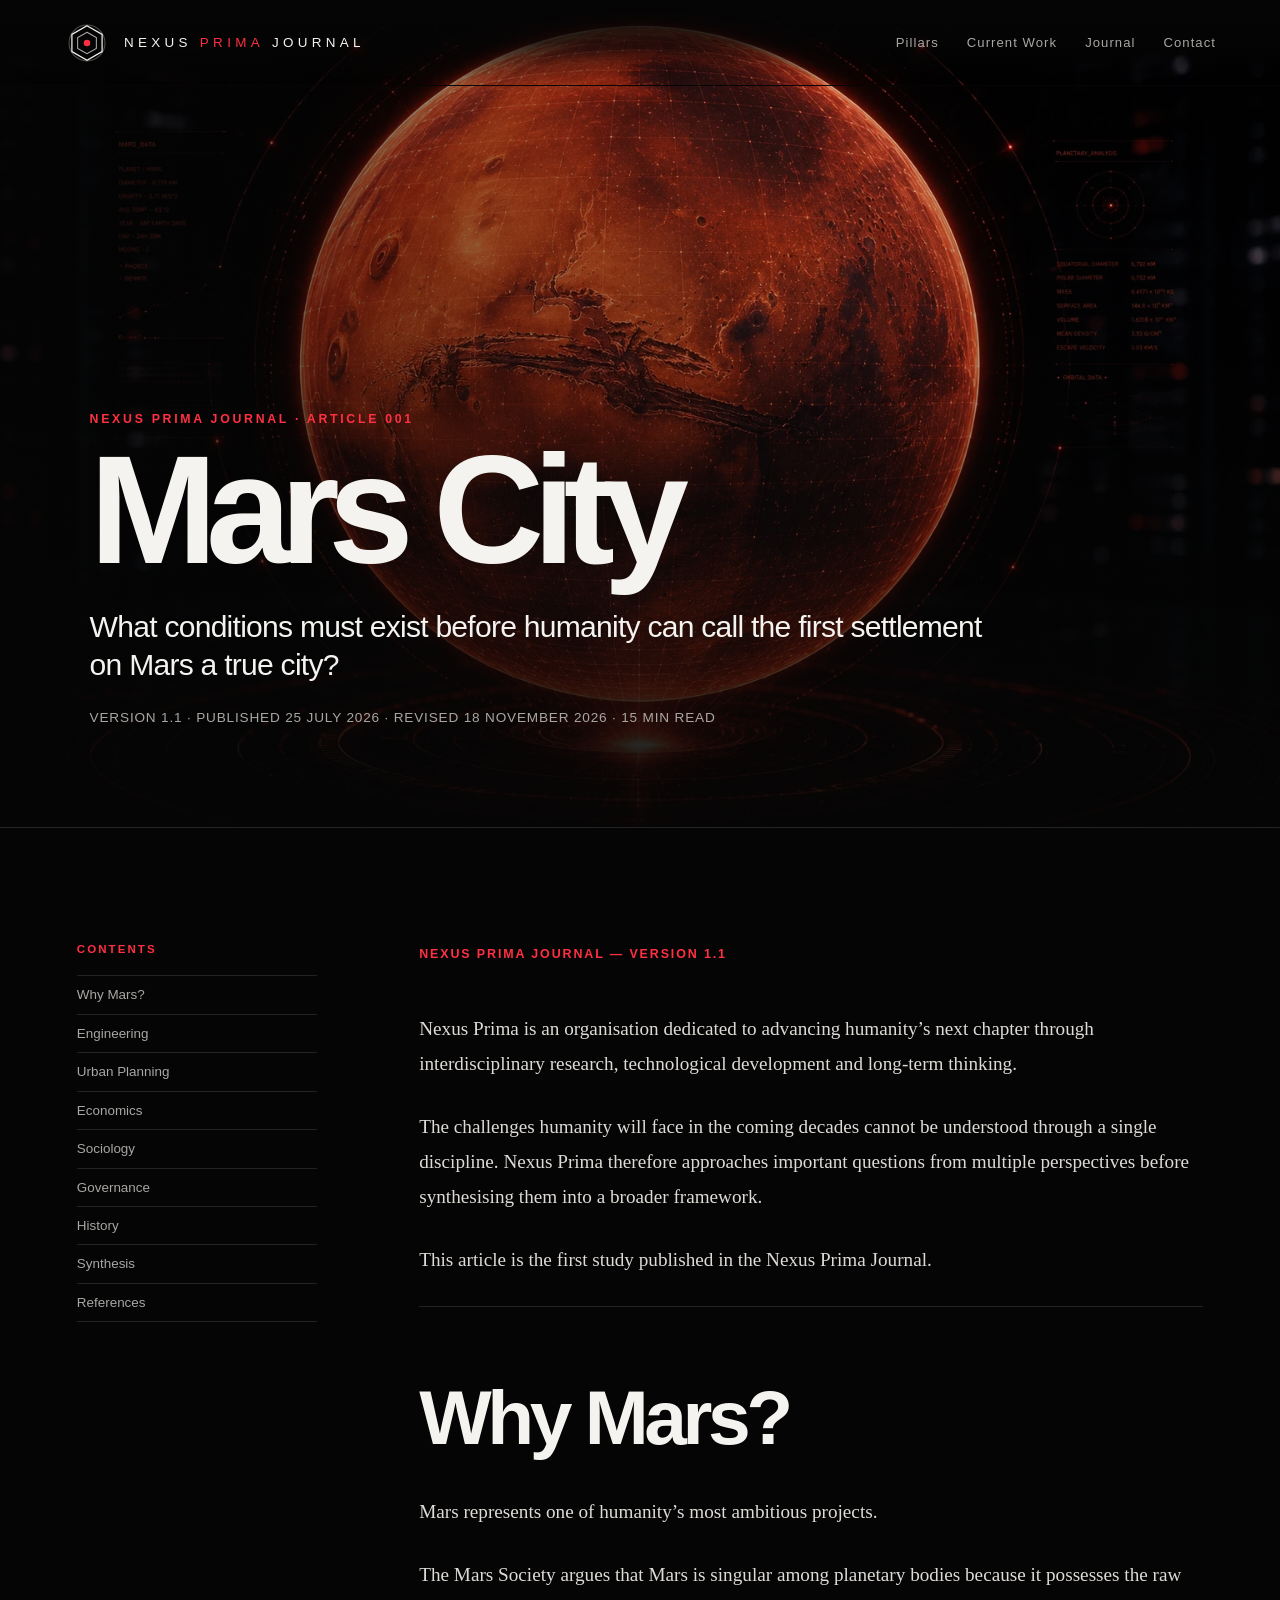
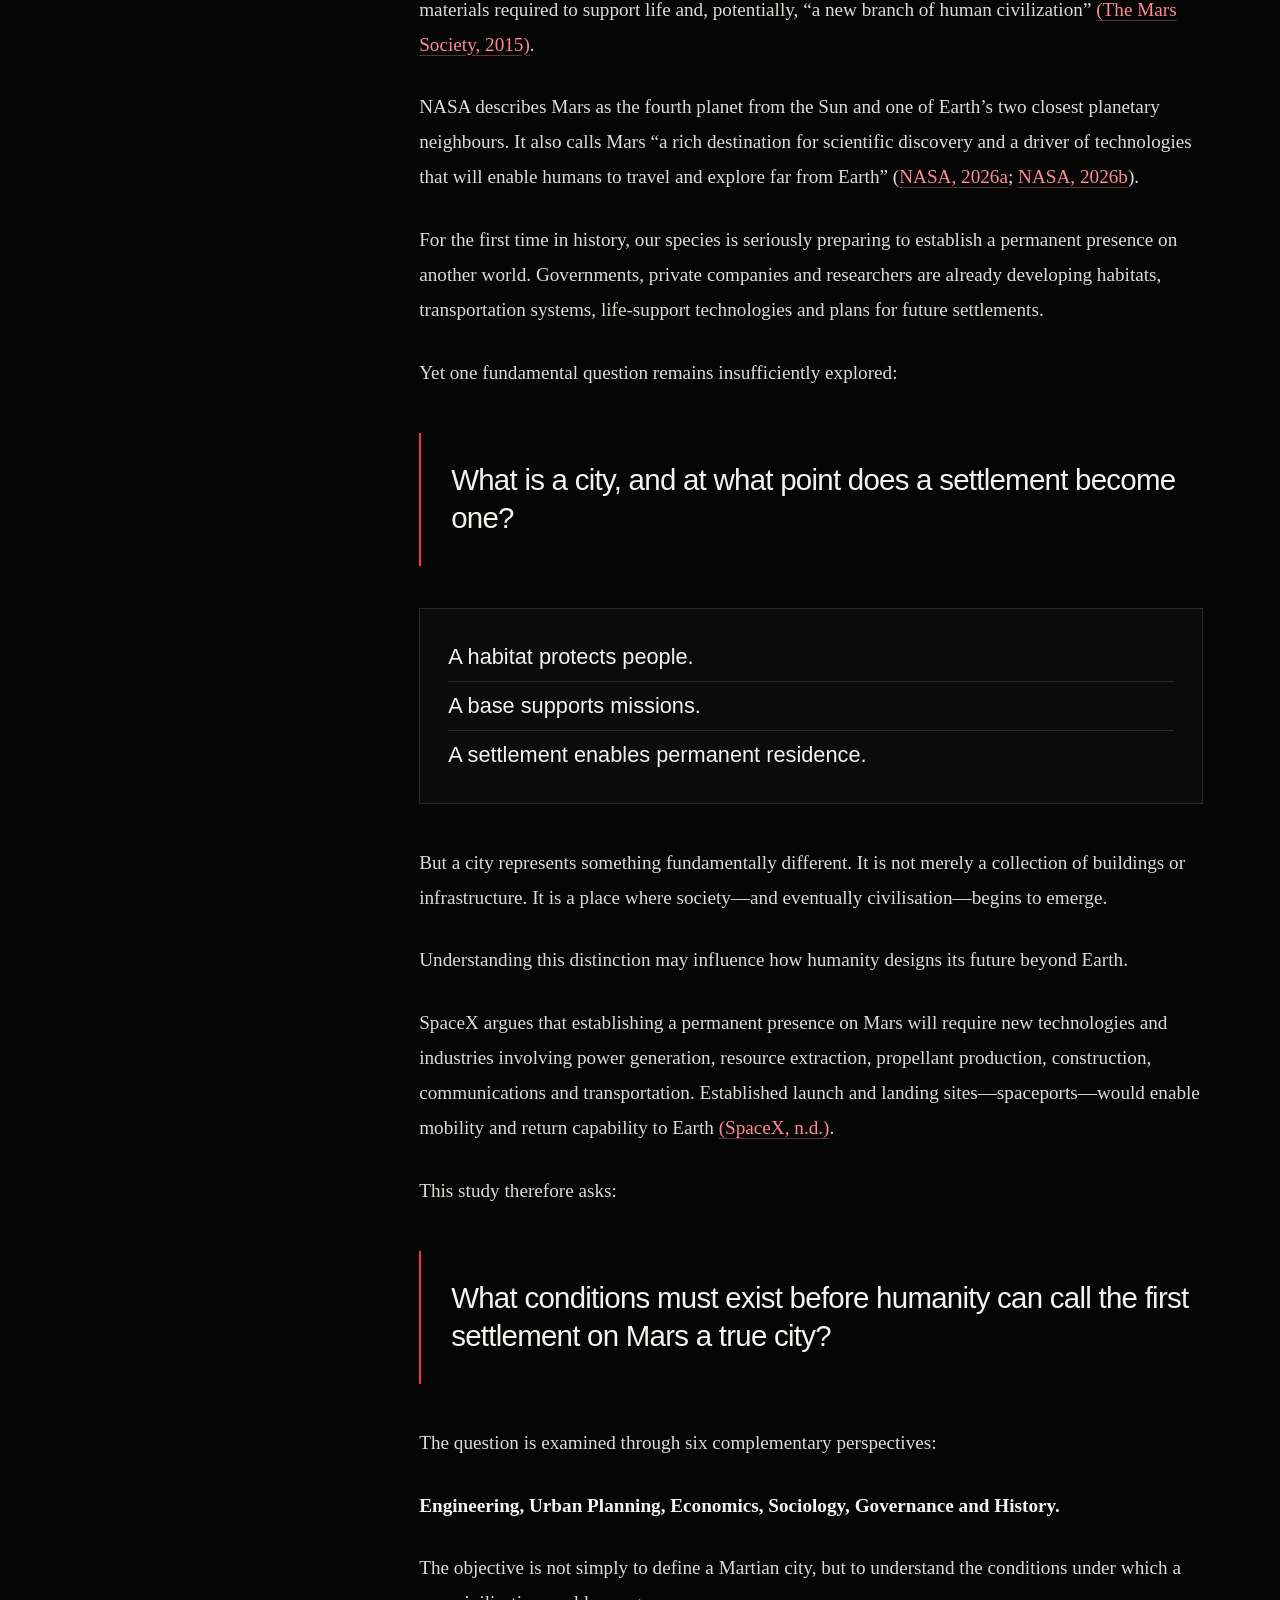
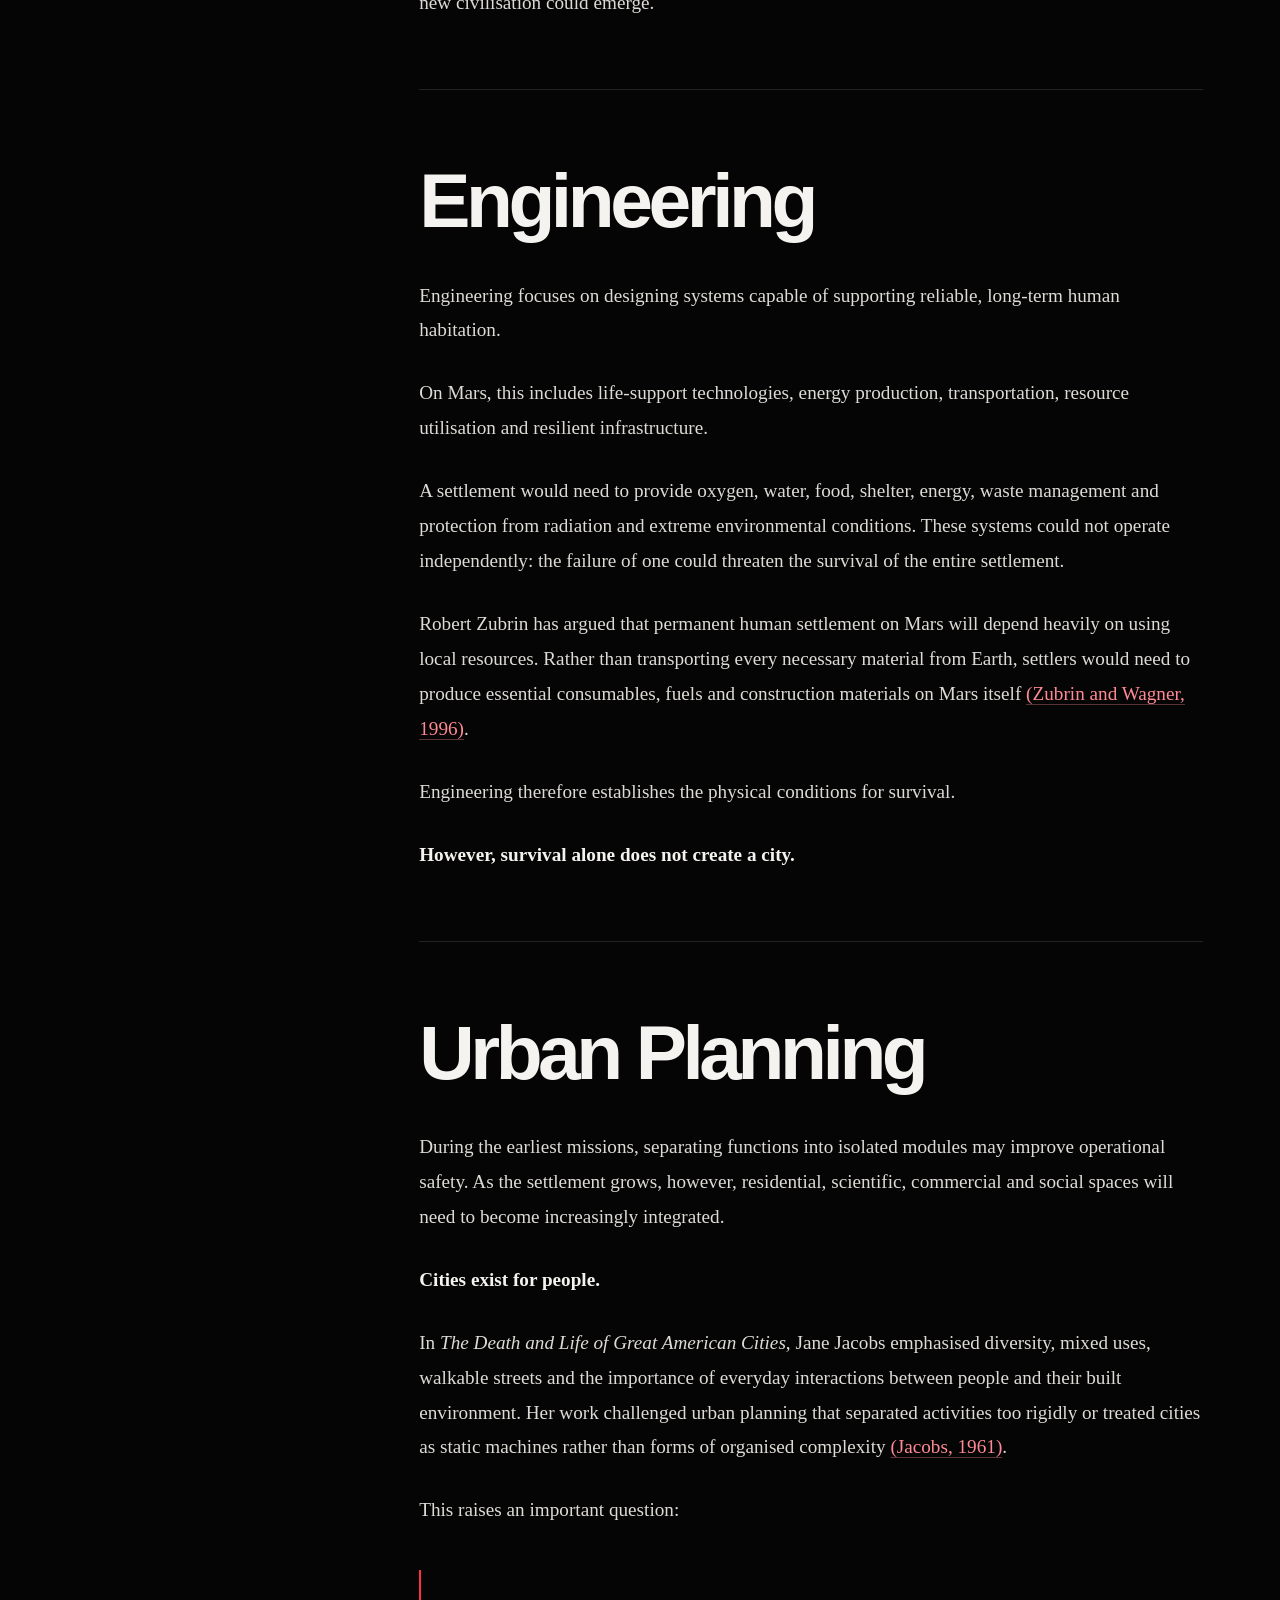
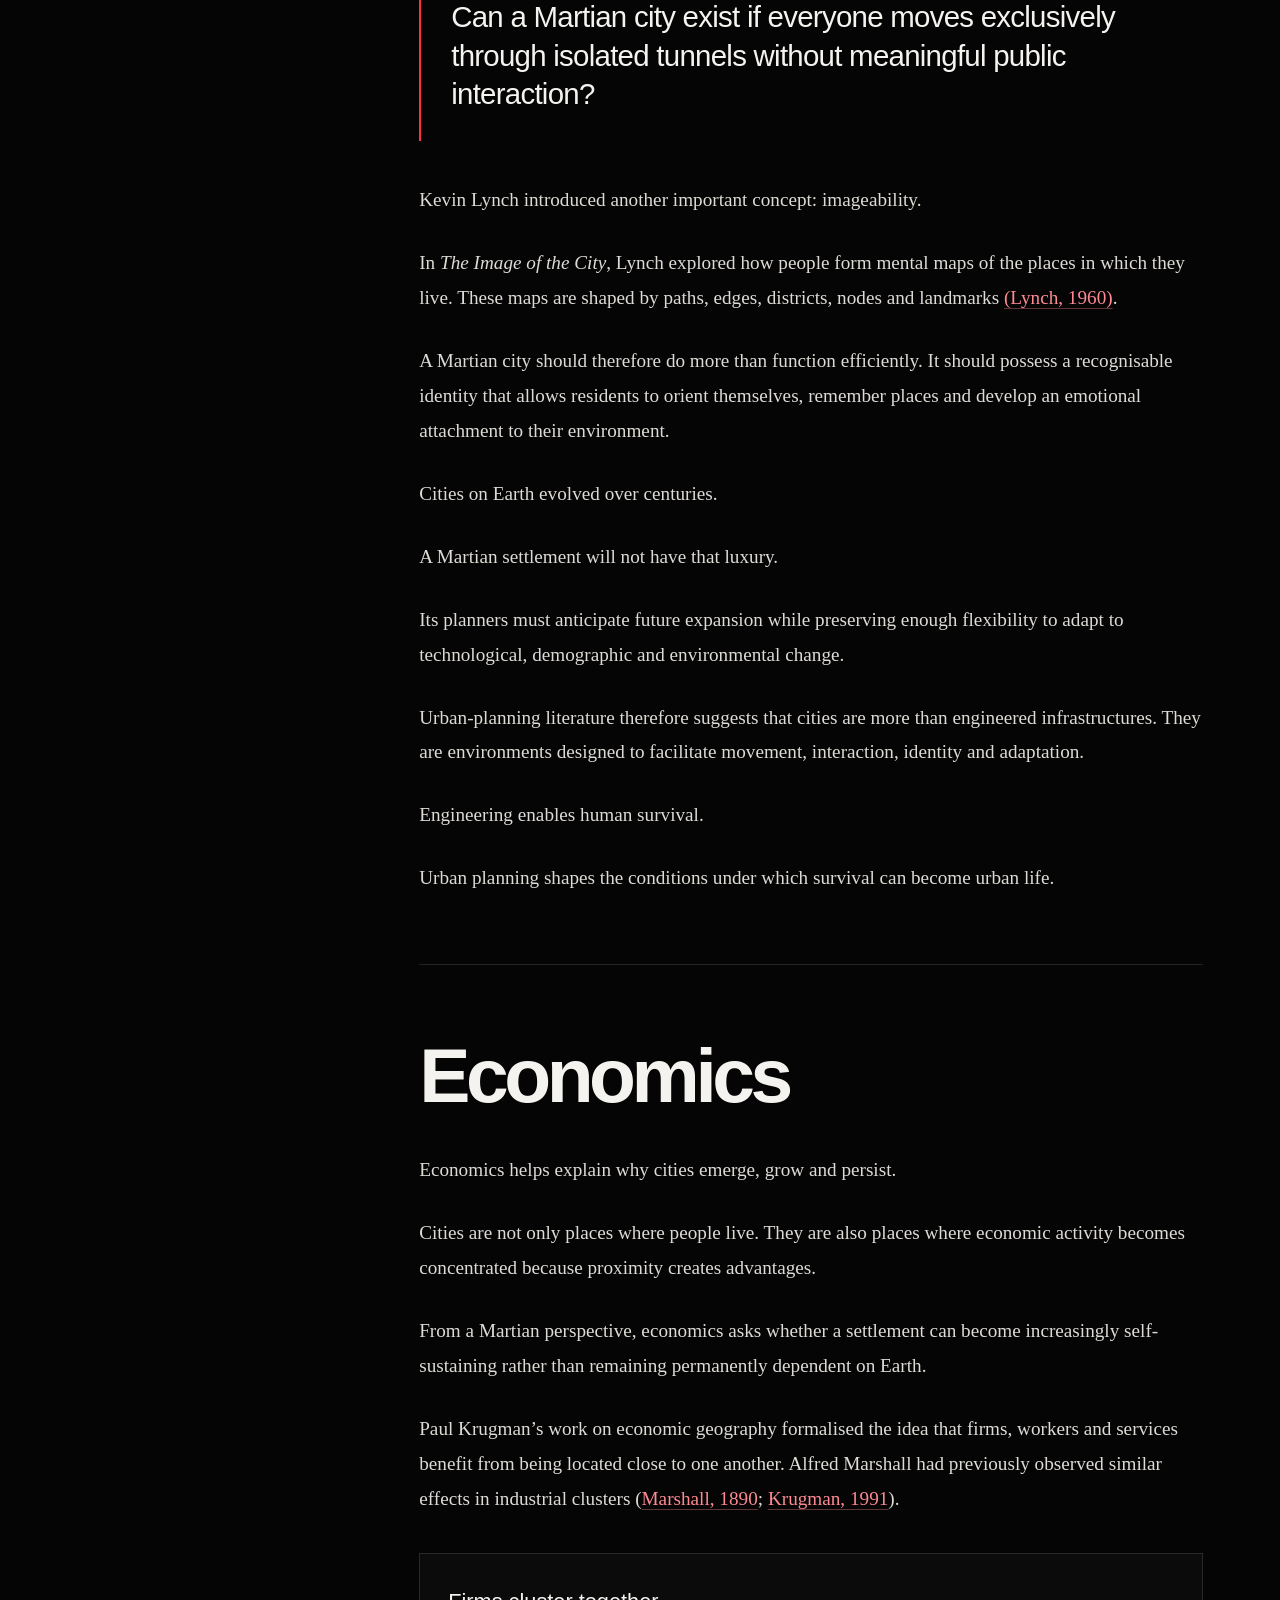
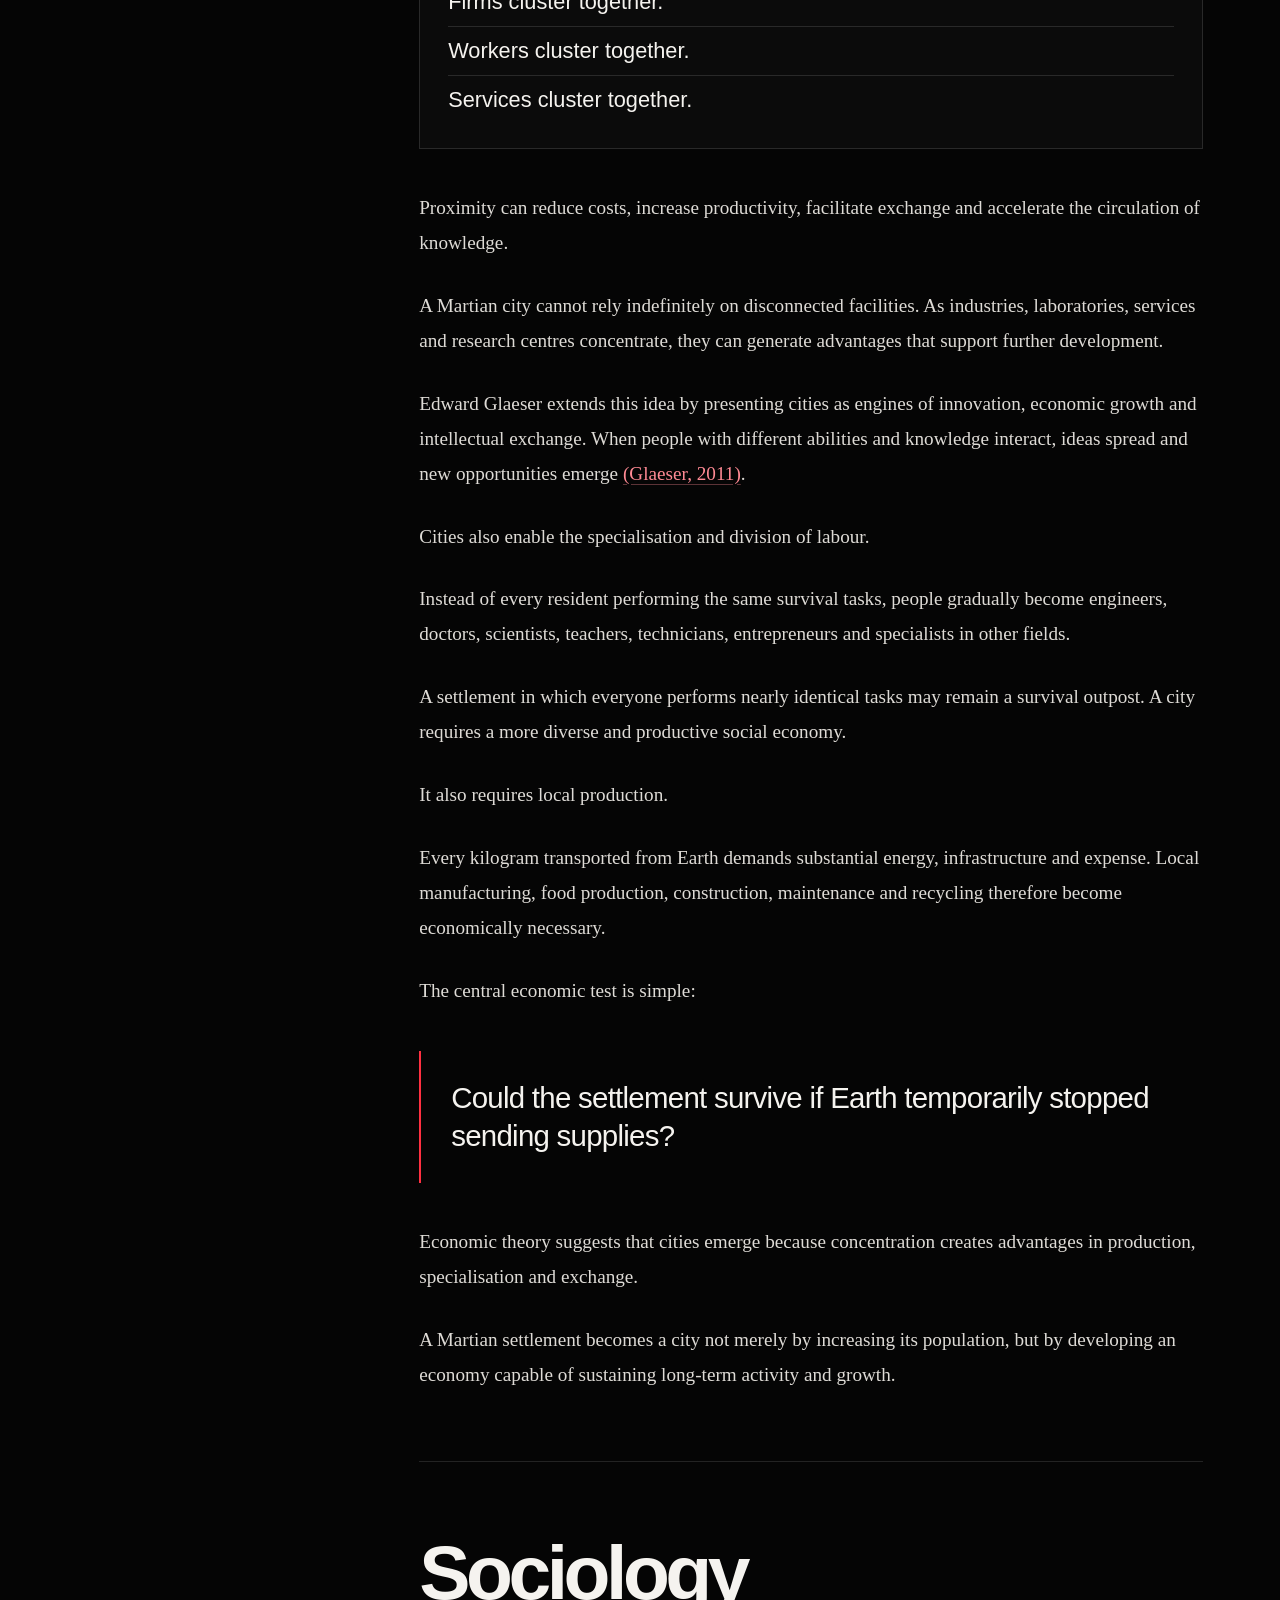
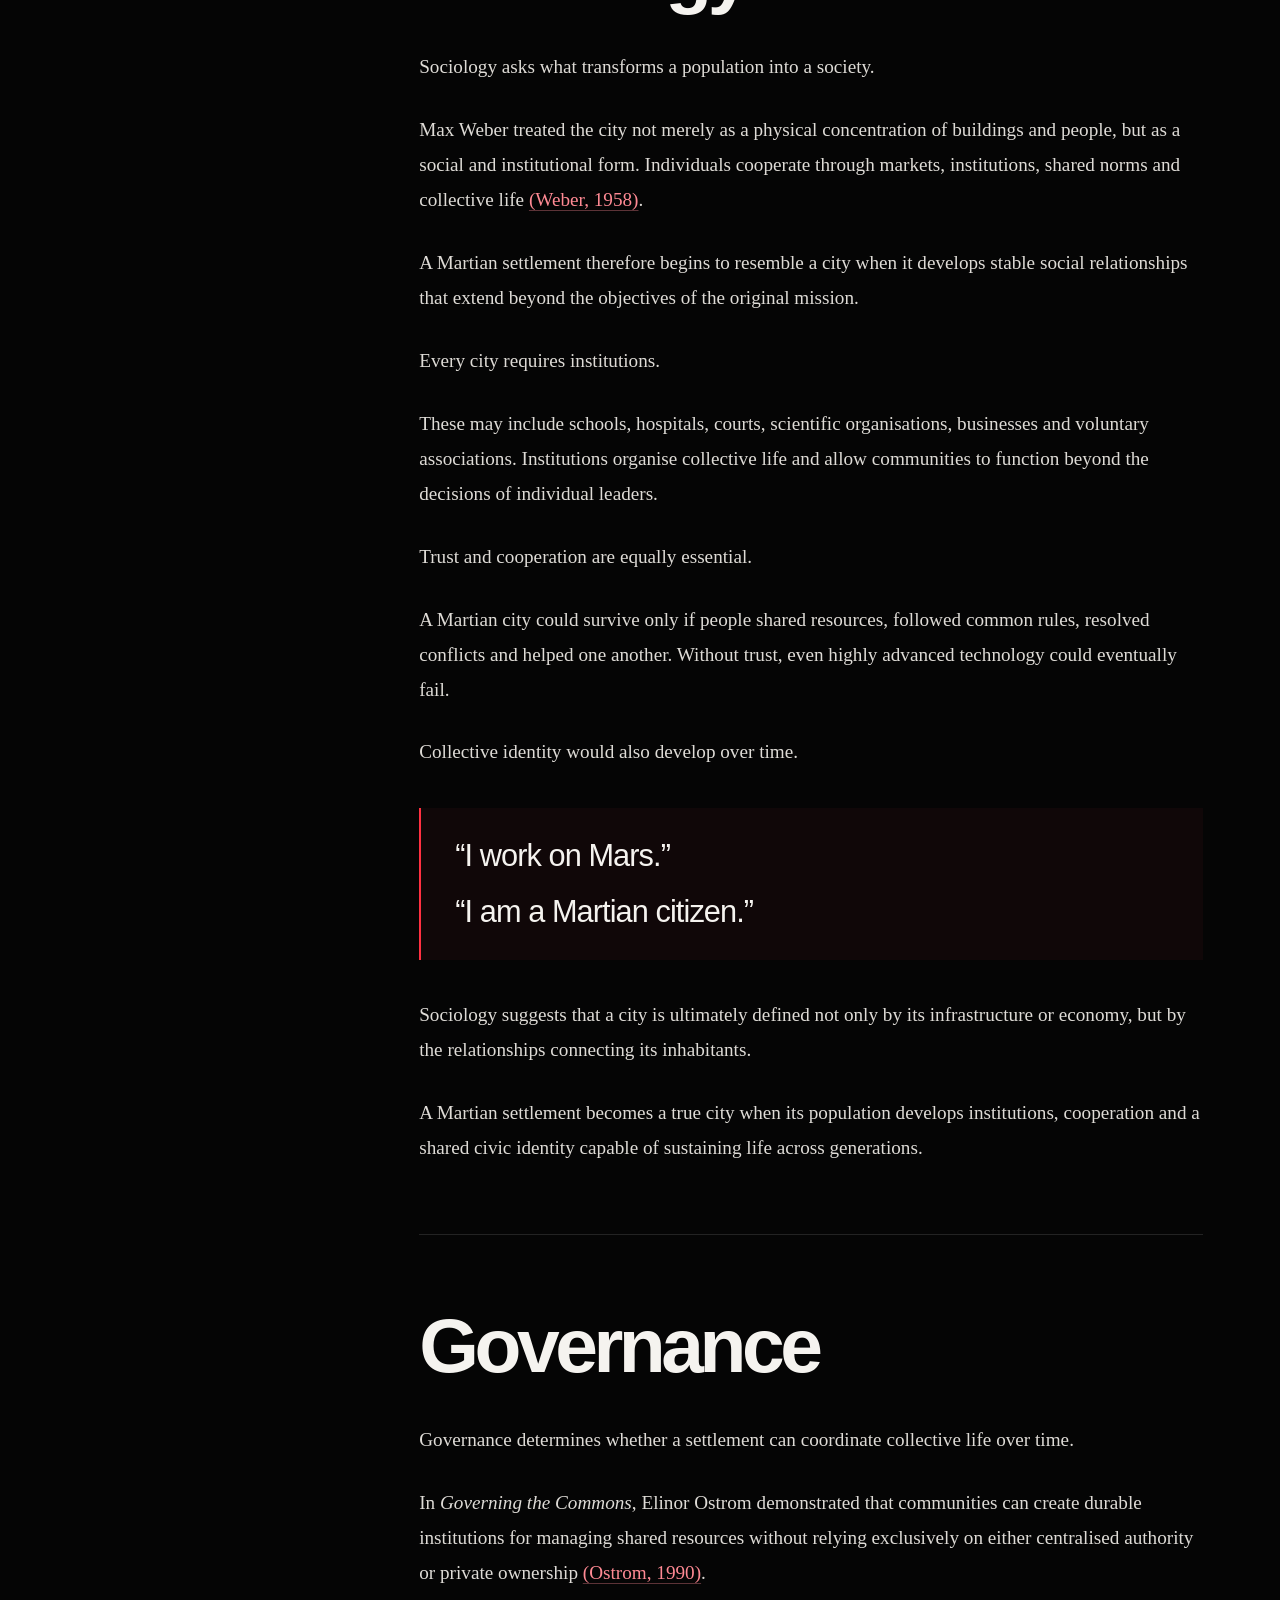
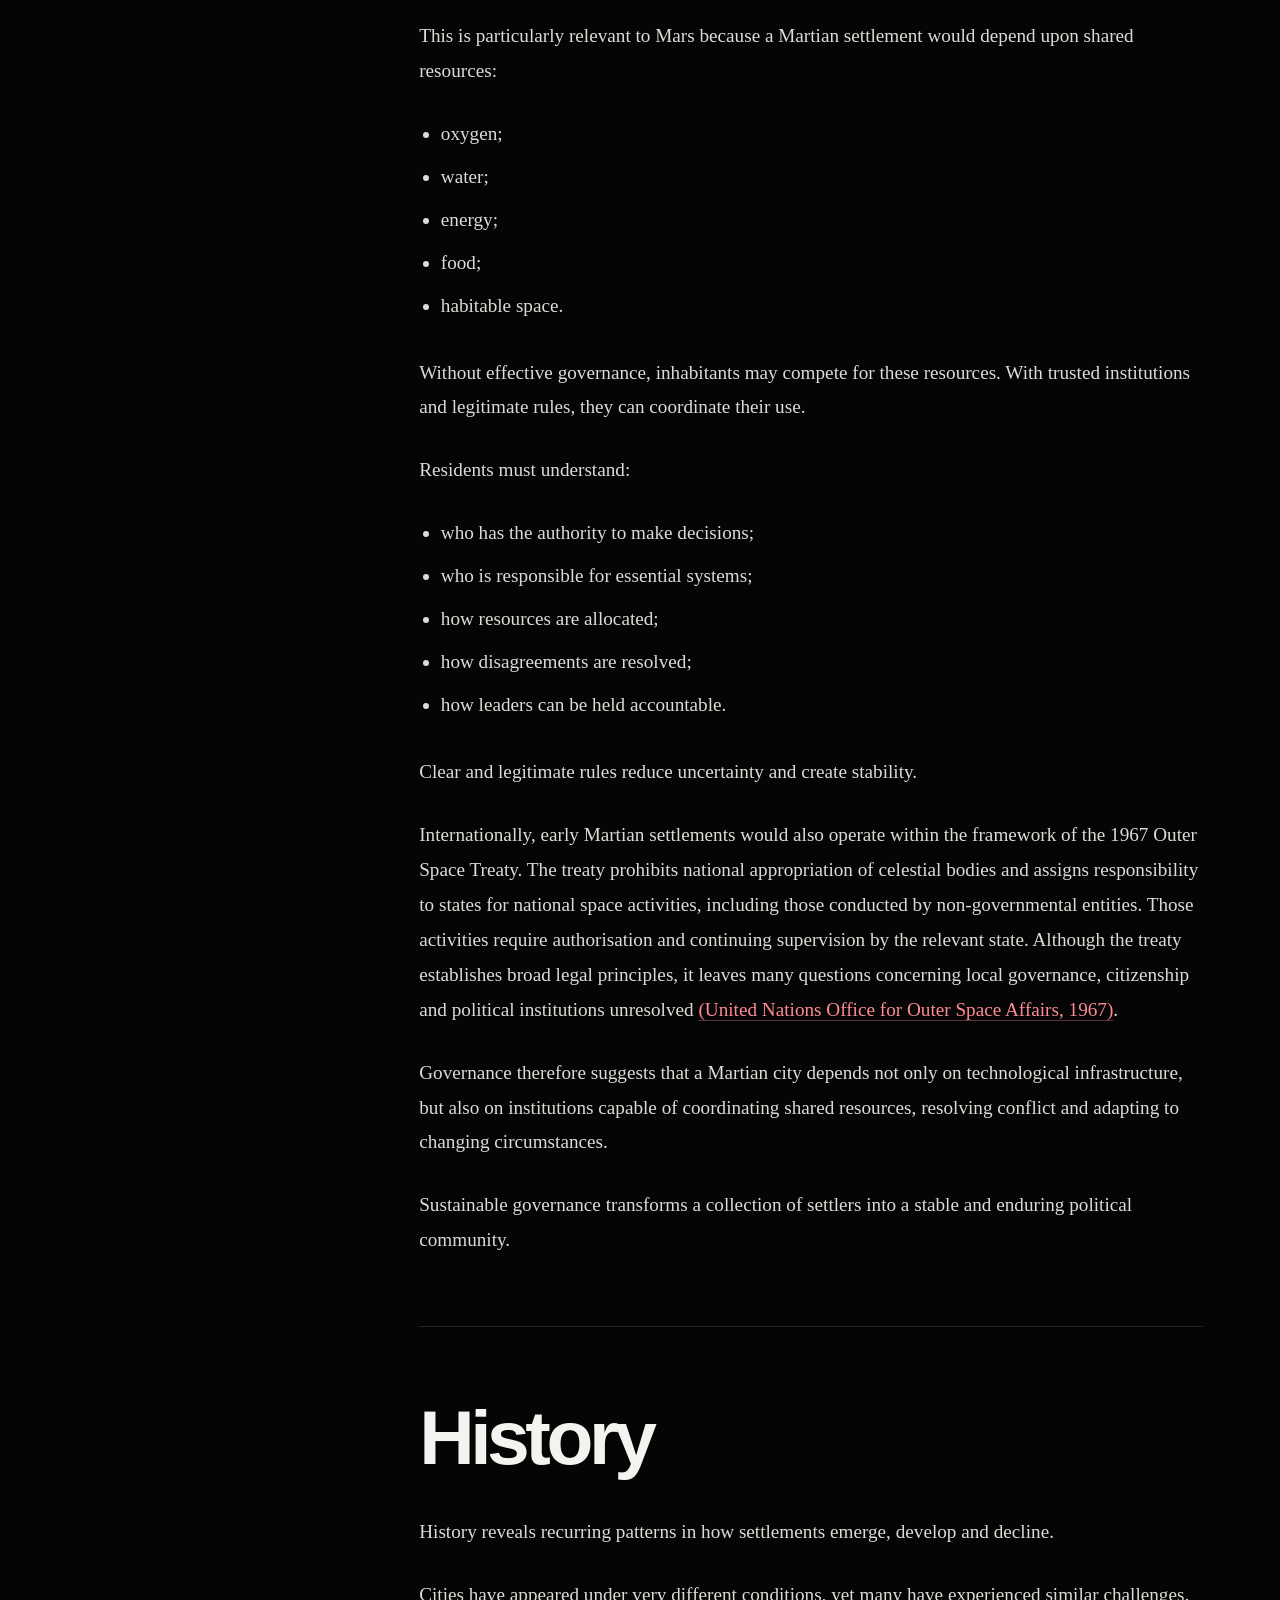
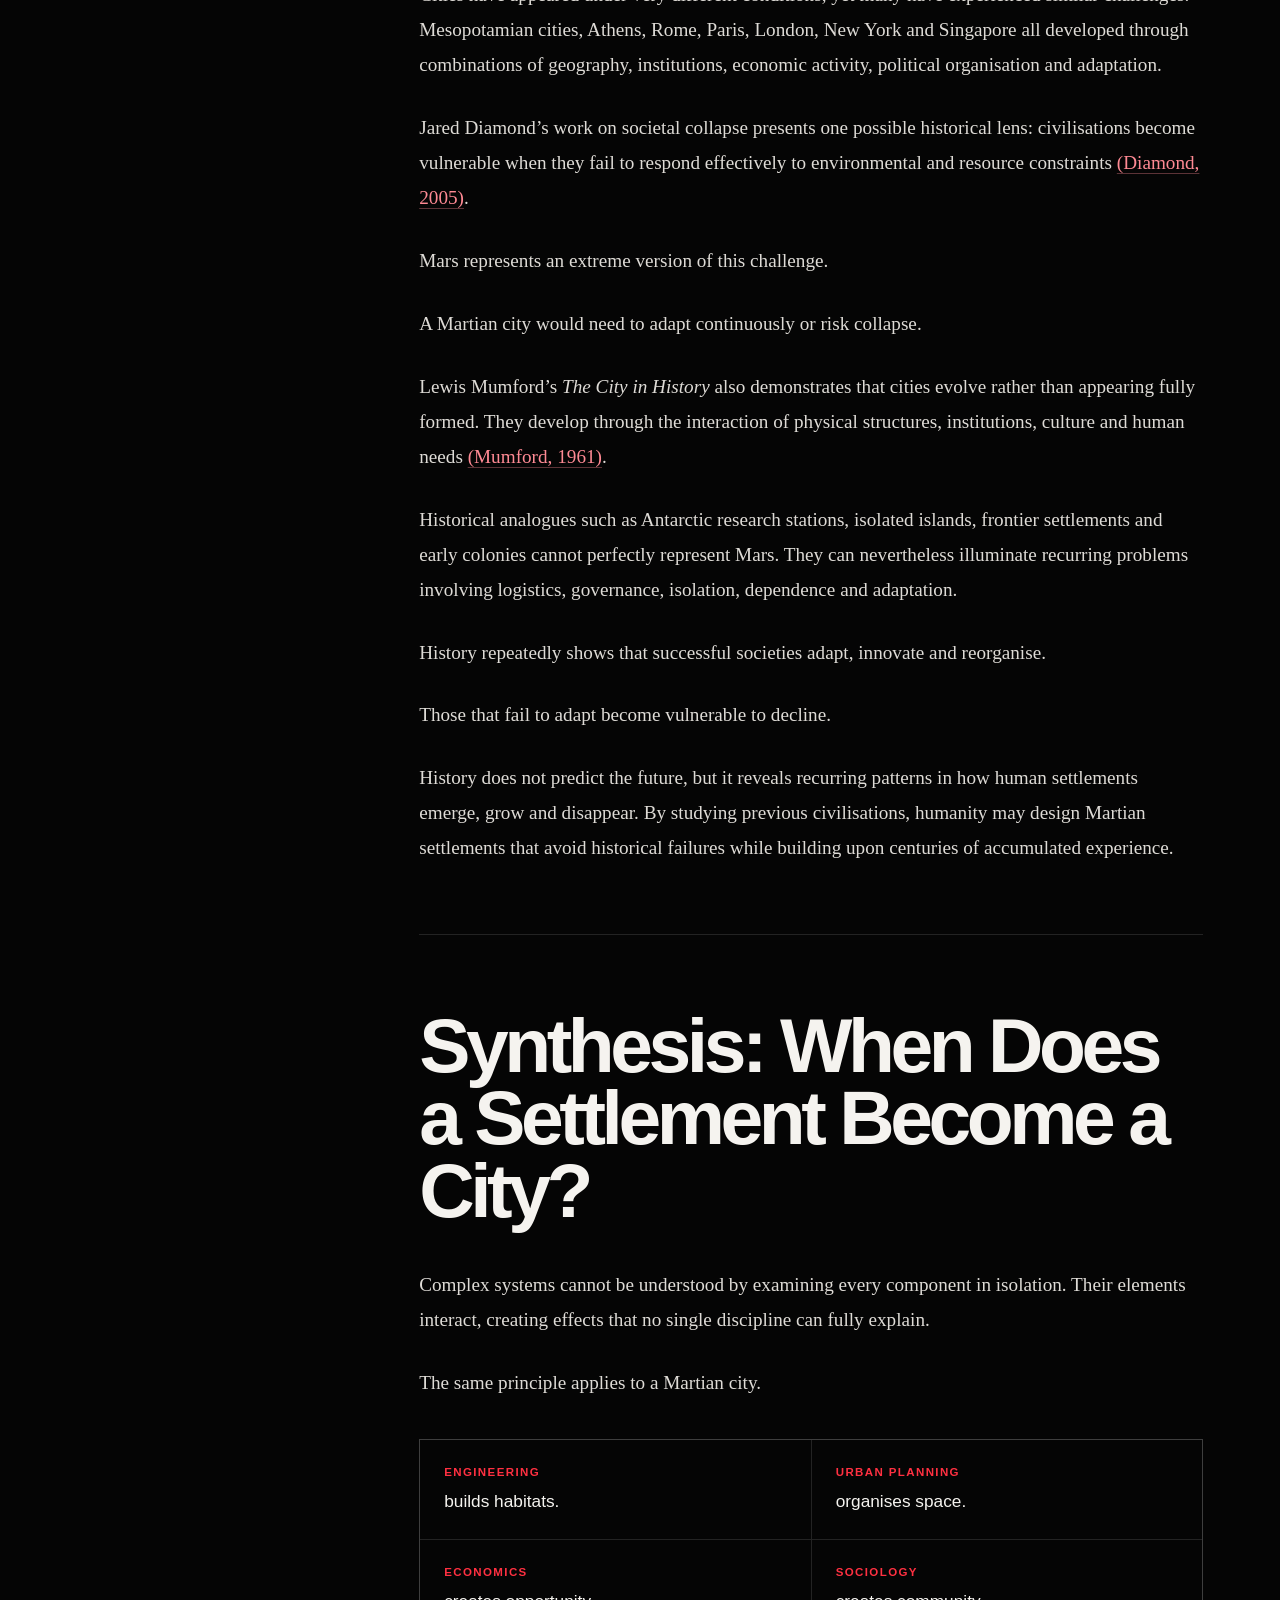
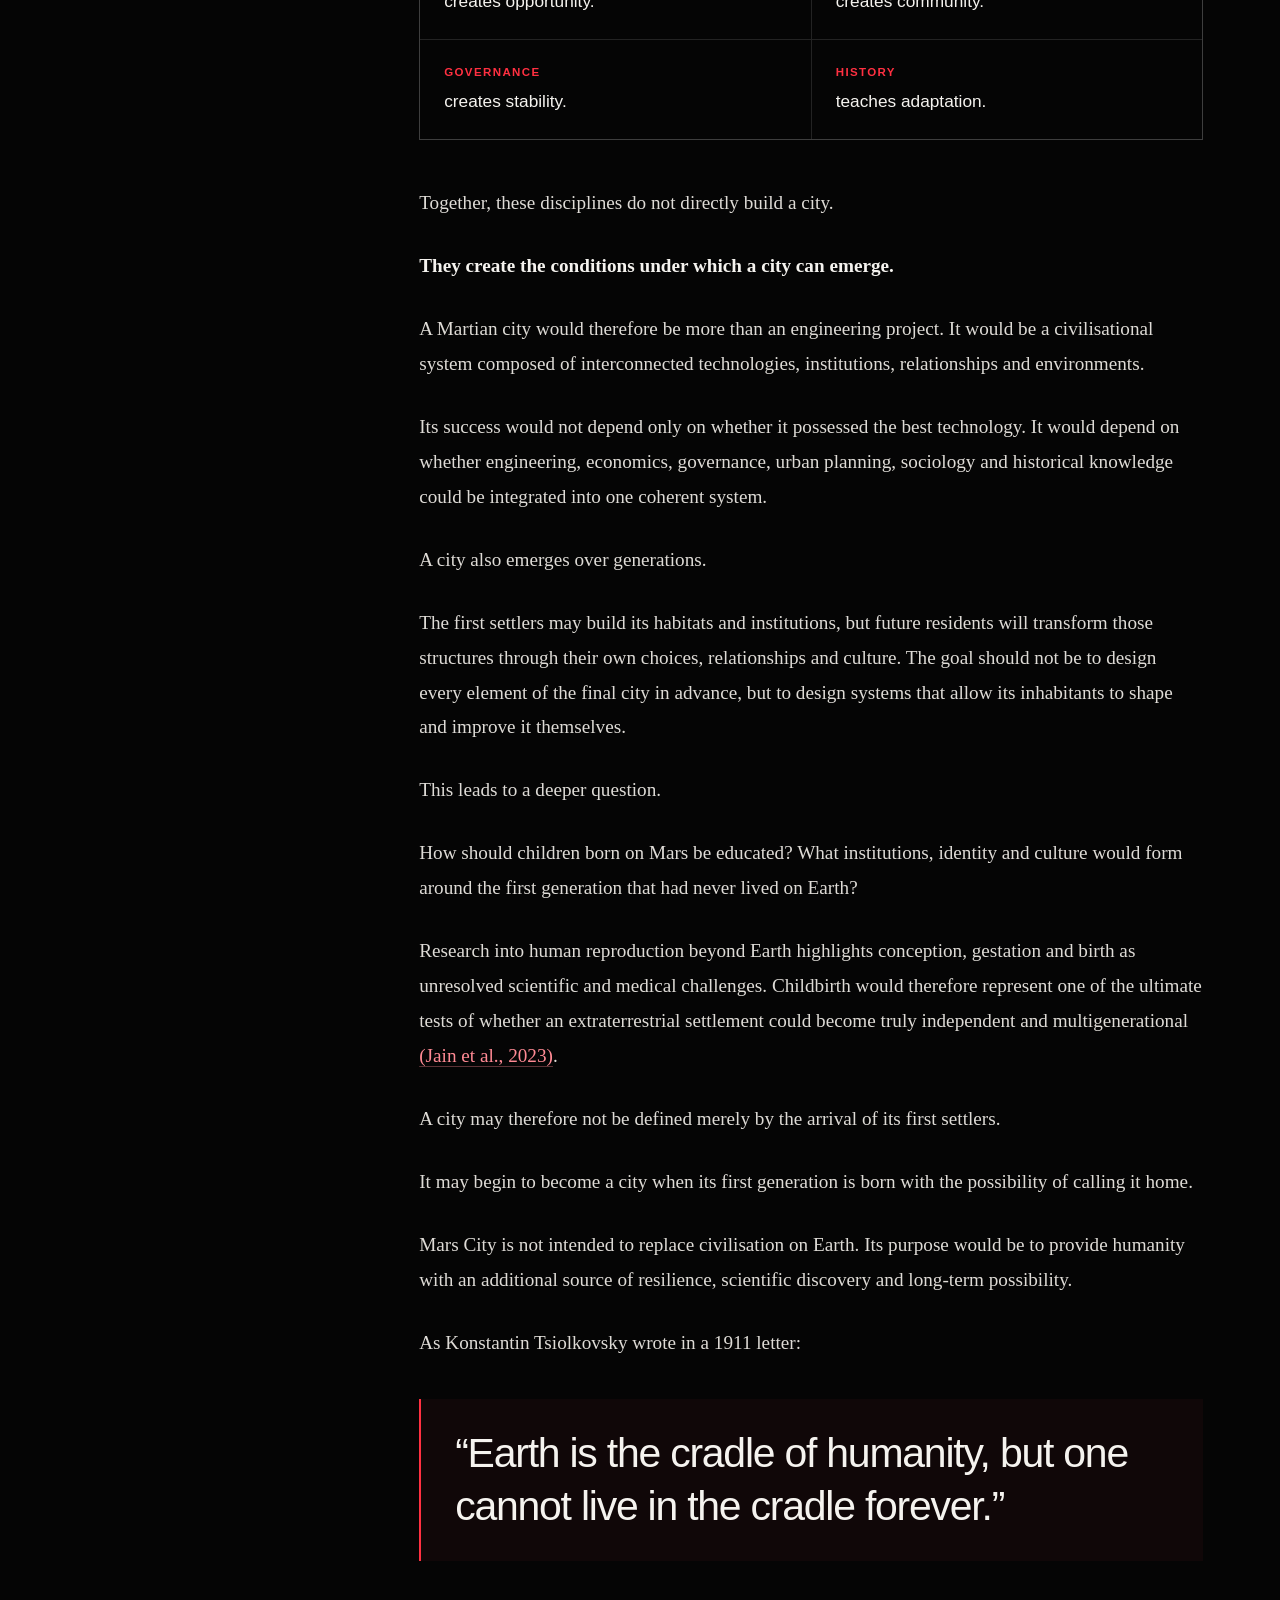
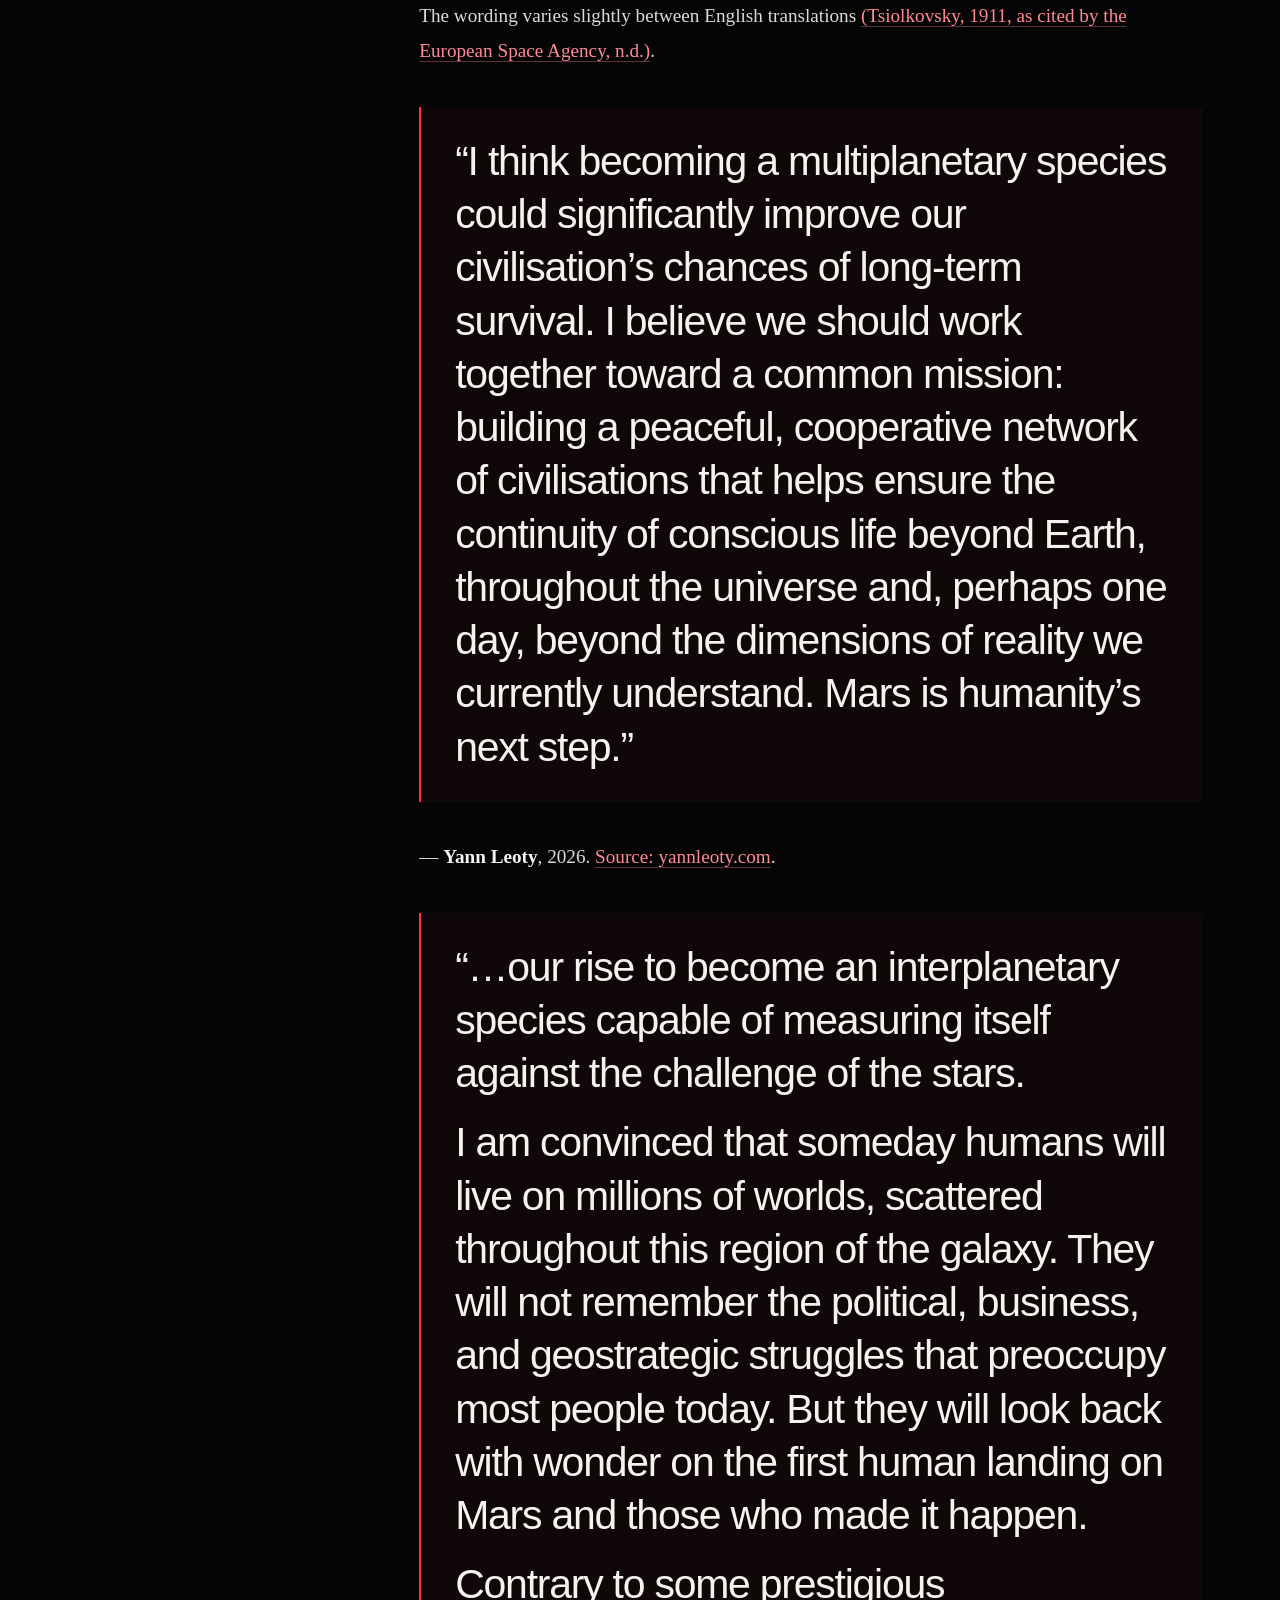
<file: index.html>
<!doctype html>
<html lang="en">
<head>
  <meta charset="utf-8">
  <meta name="viewport" content="width=device-width, initial-scale=1">
  <title>Mars City — Nexus Prima Journal</title>
  <meta name="description" content="What conditions must exist before humanity can call the first settlement on Mars a true city?">
  <meta name="author" content="Nexus Prima">
  <meta name="theme-color" content="#050505">
  <meta property="og:type" content="article">
  <meta property="og:title" content="Mars City — Nexus Prima Journal">
  <meta property="og:description" content="What conditions must exist before humanity can call the first settlement on Mars a true city?">
  <meta property="og:url" content="https://journal.nexusprima.org/mars-city/">
  <meta property="og:image" content="https://journal.nexusprima.org/mars-city/mars-city.webp">
  <meta property="article:published_time" content="2026-07-25">
  <meta property="article:modified_time" content="2026-11-18">
  <link rel="canonical" href="https://journal.nexusprima.org/mars-city/">
  <link rel="icon" href="/favicon.svg" type="image/svg+xml">
  <link rel="manifest" href="/site.webmanifest">
  <link rel="stylesheet" href="/styles.css">
</head>
<body>
  <a class="skip-link" href="#article">Skip to article</a>

  <header class="site-header" data-header>
    <a class="brand" href="https://nexusprima.org/" aria-label="Nexus Prima home">
      <svg class="brand-mark" viewBox="0 0 64 64" aria-hidden="true">
        <circle cx="32" cy="32" r="25" fill="none" stroke="currentColor" stroke-width="1.5" opacity=".3"/>
        <polygon points="32,8 53,20 53,44 32,56 11,44 11,20" fill="none" stroke="currentColor" stroke-width="1.7"/>
        <polygon points="32,17 45,24.5 45,39.5 32,47 19,39.5 19,24.5" fill="none" stroke="currentColor" stroke-width="1.4" opacity=".72"/>
        <circle cx="32" cy="32" r="4.5" fill="#ff3041"/>
      </svg>
      <span class="brand-wordmark">
  <span>NEXUS</span>
  <strong>PRIMA</strong>
  <span>JOURNAL</span>
</span>
    </a>

    <button class="menu-toggle" type="button" aria-label="Open navigation" aria-expanded="false" aria-controls="site-nav" data-menu-toggle>
      <span></span><span></span>
    </button>

    <nav class="site-nav" id="site-nav" aria-label="Primary navigation" data-menu>
      <a href="https://nexusprima.org/#humanity">Pillars</a>
      <a href="https://nexusprima.org/#work">Current Work</a>
      <a href="/" aria-current="page">Journal</a>
      <a href="https://nexusprima.org/#contact">Contact</a>
    </nav>
  </header>

  <main id="article">
    <article class="article-page">
      <header class="article-masthead">
        <img class="article-masthead-image" src="mars-city.webp" alt="Mars represented as a luminous planetary analysis hologram">
        <div class="article-masthead-shade"></div>
        <div class="article-masthead-copy">
          <p class="article-kicker">Nexus Prima Journal · Article 001</p>
          <h1>Mars City</h1>
          <p class="article-subtitle">What conditions must exist before humanity can call the first settlement on Mars a true city?</p>
          <p class="article-meta">Version 1.1 · Published 25 July 2026 · Revised 18 November 2026 · 15 min read</p>
        </div>
      </header>

      <div class="article-layout">
        <aside class="article-toc" aria-label="Article contents">
          <p>Contents</p>
          <nav>
            <a href="#why-mars">Why Mars?</a>
            <a href="#engineering">Engineering</a>
            <a href="#urban-planning">Urban Planning</a>
            <a href="#economics">Economics</a>
            <a href="#sociology">Sociology</a>
            <a href="#governance">Governance</a>
            <a href="#history">History</a>
            <a href="#synthesis">Synthesis</a>
            <a href="#references">References</a>
          </nav>
        </aside>

        <div class="article-body">
          <p class="article-version">Nexus Prima Journal — Version 1.1</p>

          <p>Nexus Prima is an organisation dedicated to advancing humanity’s next chapter through interdisciplinary research, technological development and long-term thinking.</p>

          <p>The challenges humanity will face in the coming decades cannot be understood through a single discipline. Nexus Prima therefore approaches important questions from multiple perspectives before synthesising them into a broader framework.</p>

          <p>This article is the first study published in the Nexus Prima Journal.</p>

          <section id="why-mars">
            <h2>Why Mars?</h2>

            <p>Mars represents one of humanity’s most ambitious projects.</p>

            <p>The Mars Society argues that Mars is singular among planetary bodies because it possesses the raw materials required to support life and, potentially, “a new branch of human civilization” <a class="citation" href="#ref-mars-society">(The Mars Society, 2015)</a>.</p>

            <p>NASA describes Mars as the fourth planet from the Sun and one of Earth’s two closest planetary neighbours. It also calls Mars “a rich destination for scientific discovery and a driver of technologies that will enable humans to travel and explore far from Earth” (<a class="citation" href="#ref-nasa-mars">NASA, 2026a</a>; <a class="citation" href="#ref-nasa-humans">NASA, 2026b</a>).</p>

            <p>For the first time in history, our species is seriously preparing to establish a permanent presence on another world. Governments, private companies and researchers are already developing habitats, transportation systems, life-support technologies and plans for future settlements.</p>

            <p>Yet one fundamental question remains insufficiently explored:</p>

            <p class="article-question">What is a city, and at what point does a settlement become one?</p>

            <div class="article-sequence" aria-label="Settlement progression">
              <p>A habitat protects people.</p>
              <p>A base supports missions.</p>
              <p>A settlement enables permanent residence.</p>
            </div>

            <p>But a city represents something fundamentally different. It is not merely a collection of buildings or infrastructure. It is a place where society—and eventually civilisation—begins to emerge.</p>

            <p>Understanding this distinction may influence how humanity designs its future beyond Earth.</p>

            <p>SpaceX argues that establishing a permanent presence on Mars will require new technologies and industries involving power generation, resource extraction, propellant production, construction, communications and transportation. Established launch and landing sites—spaceports—would enable mobility and return capability to Earth <a class="citation" href="#ref-spacex">(SpaceX, n.d.)</a>.</p>

            <p>This study therefore asks:</p>

            <p class="article-question">What conditions must exist before humanity can call the first settlement on Mars a true city?</p>

            <p>The question is examined through six complementary perspectives:</p>

            <p><strong>Engineering, Urban Planning, Economics, Sociology, Governance and History.</strong></p>

            <p>The objective is not simply to define a Martian city, but to understand the conditions under which a new civilisation could emerge.</p>
          </section>

          <section id="engineering">
            <h2>Engineering</h2>

            <p>Engineering focuses on designing systems capable of supporting reliable, long-term human habitation.</p>

            <p>On Mars, this includes life-support technologies, energy production, transportation, resource utilisation and resilient infrastructure.</p>

            <p>A settlement would need to provide oxygen, water, food, shelter, energy, waste management and protection from radiation and extreme environmental conditions. These systems could not operate independently: the failure of one could threaten the survival of the entire settlement.</p>

            <p>Robert Zubrin has argued that permanent human settlement on Mars will depend heavily on using local resources. Rather than transporting every necessary material from Earth, settlers would need to produce essential consumables, fuels and construction materials on Mars itself <a class="citation" href="#ref-zubrin">(Zubrin and Wagner, 1996)</a>.</p>

            <p>Engineering therefore establishes the physical conditions for survival.</p>

            <p class="article-emphasis">However, survival alone does not create a city.</p>
          </section>

          <section id="urban-planning">
            <h2>Urban Planning</h2>

            <p>During the earliest missions, separating functions into isolated modules may improve operational safety. As the settlement grows, however, residential, scientific, commercial and social spaces will need to become increasingly integrated.</p>

            <p class="article-emphasis">Cities exist for people.</p>

            <p>In <em>The Death and Life of Great American Cities</em>, Jane Jacobs emphasised diversity, mixed uses, walkable streets and the importance of everyday interactions between people and their built environment. Her work challenged urban planning that separated activities too rigidly or treated cities as static machines rather than forms of organised complexity <a class="citation" href="#ref-jacobs">(Jacobs, 1961)</a>.</p>

            <p>This raises an important question:</p>

            <p class="article-question">Can a Martian city exist if everyone moves exclusively through isolated tunnels without meaningful public interaction?</p>

            <p>Kevin Lynch introduced another important concept: imageability.</p>

            <p>In <em>The Image of the City</em>, Lynch explored how people form mental maps of the places in which they live. These maps are shaped by paths, edges, districts, nodes and landmarks <a class="citation" href="#ref-lynch">(Lynch, 1960)</a>.</p>

            <p>A Martian city should therefore do more than function efficiently. It should possess a recognisable identity that allows residents to orient themselves, remember places and develop an emotional attachment to their environment.</p>

            <p>Cities on Earth evolved over centuries.</p>

            <p>A Martian settlement will not have that luxury.</p>

            <p>Its planners must anticipate future expansion while preserving enough flexibility to adapt to technological, demographic and environmental change.</p>

            <p>Urban-planning literature therefore suggests that cities are more than engineered infrastructures. They are environments designed to facilitate movement, interaction, identity and adaptation.</p>

            <p>Engineering enables human survival.</p>

            <p>Urban planning shapes the conditions under which survival can become urban life.</p>
          </section>

          <section id="economics">
            <h2>Economics</h2>

            <p>Economics helps explain why cities emerge, grow and persist.</p>

            <p>Cities are not only places where people live. They are also places where economic activity becomes concentrated because proximity creates advantages.</p>

            <p>From a Martian perspective, economics asks whether a settlement can become increasingly self-sustaining rather than remaining permanently dependent on Earth.</p>

            <p>Paul Krugman’s work on economic geography formalised the idea that firms, workers and services benefit from being located close to one another. Alfred Marshall had previously observed similar effects in industrial clusters (<a class="citation" href="#ref-marshall">Marshall, 1890</a>; <a class="citation" href="#ref-krugman">Krugman, 1991</a>).</p>

            <div class="article-sequence">
              <p>Firms cluster together.</p>
              <p>Workers cluster together.</p>
              <p>Services cluster together.</p>
            </div>

            <p>Proximity can reduce costs, increase productivity, facilitate exchange and accelerate the circulation of knowledge.</p>

            <p>A Martian city cannot rely indefinitely on disconnected facilities. As industries, laboratories, services and research centres concentrate, they can generate advantages that support further development.</p>

            <p>Edward Glaeser extends this idea by presenting cities as engines of innovation, economic growth and intellectual exchange. When people with different abilities and knowledge interact, ideas spread and new opportunities emerge <a class="citation" href="#ref-glaeser">(Glaeser, 2011)</a>.</p>

            <p>Cities also enable the specialisation and division of labour.</p>

            <p>Instead of every resident performing the same survival tasks, people gradually become engineers, doctors, scientists, teachers, technicians, entrepreneurs and specialists in other fields.</p>

            <p>A settlement in which everyone performs nearly identical tasks may remain a survival outpost. A city requires a more diverse and productive social economy.</p>

            <p>It also requires local production.</p>

            <p>Every kilogram transported from Earth demands substantial energy, infrastructure and expense. Local manufacturing, food production, construction, maintenance and recycling therefore become economically necessary.</p>

            <p>The central economic test is simple:</p>

            <p class="article-question">Could the settlement survive if Earth temporarily stopped sending supplies?</p>

            <p>Economic theory suggests that cities emerge because concentration creates advantages in production, specialisation and exchange.</p>

            <p>A Martian settlement becomes a city not merely by increasing its population, but by developing an economy capable of sustaining long-term activity and growth.</p>
          </section>

          <section id="sociology">
            <h2>Sociology</h2>

            <p>Sociology asks what transforms a population into a society.</p>

            <p>Max Weber treated the city not merely as a physical concentration of buildings and people, but as a social and institutional form. Individuals cooperate through markets, institutions, shared norms and collective life <a class="citation" href="#ref-weber">(Weber, 1958)</a>.</p>

            <p>A Martian settlement therefore begins to resemble a city when it develops stable social relationships that extend beyond the objectives of the original mission.</p>

            <p>Every city requires institutions.</p>

            <p>These may include schools, hospitals, courts, scientific organisations, businesses and voluntary associations. Institutions organise collective life and allow communities to function beyond the decisions of individual leaders.</p>

            <p>Trust and cooperation are equally essential.</p>

            <p>A Martian city could survive only if people shared resources, followed common rules, resolved conflicts and helped one another. Without trust, even highly advanced technology could eventually fail.</p>

            <p>Collective identity would also develop over time.</p>

            <blockquote>
              <p>“I work on Mars.”</p>
              <p>“I am a Martian citizen.”</p>
            </blockquote>

            <p>Sociology suggests that a city is ultimately defined not only by its infrastructure or economy, but by the relationships connecting its inhabitants.</p>

            <p>A Martian settlement becomes a true city when its population develops institutions, cooperation and a shared civic identity capable of sustaining life across generations.</p>
          </section>

          <section id="governance">
            <h2>Governance</h2>

            <p>Governance determines whether a settlement can coordinate collective life over time.</p>

            <p>In <em>Governing the Commons</em>, Elinor Ostrom demonstrated that communities can create durable institutions for managing shared resources without relying exclusively on either centralised authority or private ownership <a class="citation" href="#ref-ostrom">(Ostrom, 1990)</a>.</p>

            <p>This is particularly relevant to Mars because a Martian settlement would depend upon shared resources:</p>

            <ul>
              <li>oxygen;</li>
              <li>water;</li>
              <li>energy;</li>
              <li>food;</li>
              <li>habitable space.</li>
            </ul>

            <p>Without effective governance, inhabitants may compete for these resources. With trusted institutions and legitimate rules, they can coordinate their use.</p>

            <p>Residents must understand:</p>

            <ul>
              <li>who has the authority to make decisions;</li>
              <li>who is responsible for essential systems;</li>
              <li>how resources are allocated;</li>
              <li>how disagreements are resolved;</li>
              <li>how leaders can be held accountable.</li>
            </ul>

            <p>Clear and legitimate rules reduce uncertainty and create stability.</p>

            <p>Internationally, early Martian settlements would also operate within the framework of the 1967 Outer Space Treaty. The treaty prohibits national appropriation of celestial bodies and assigns responsibility to states for national space activities, including those conducted by non-governmental entities. Those activities require authorisation and continuing supervision by the relevant state. Although the treaty establishes broad legal principles, it leaves many questions concerning local governance, citizenship and political institutions unresolved <a class="citation" href="#ref-unoosa">(United Nations Office for Outer Space Affairs, 1967)</a>.</p>

            <p>Governance therefore suggests that a Martian city depends not only on technological infrastructure, but also on institutions capable of coordinating shared resources, resolving conflict and adapting to changing circumstances.</p>

            <p>Sustainable governance transforms a collection of settlers into a stable and enduring political community.</p>
          </section>

          <section id="history">
            <h2>History</h2>

            <p>History reveals recurring patterns in how settlements emerge, develop and decline.</p>

            <p>Cities have appeared under very different conditions, yet many have experienced similar challenges. Mesopotamian cities, Athens, Rome, Paris, London, New York and Singapore all developed through combinations of geography, institutions, economic activity, political organisation and adaptation.</p>

            <p>Jared Diamond’s work on societal collapse presents one possible historical lens: civilisations become vulnerable when they fail to respond effectively to environmental and resource constraints <a class="citation" href="#ref-diamond">(Diamond, 2005)</a>.</p>

            <p>Mars represents an extreme version of this challenge.</p>

            <p>A Martian city would need to adapt continuously or risk collapse.</p>

            <p>Lewis Mumford’s <em>The City in History</em> also demonstrates that cities evolve rather than appearing fully formed. They develop through the interaction of physical structures, institutions, culture and human needs <a class="citation" href="#ref-mumford">(Mumford, 1961)</a>.</p>

            <p>Historical analogues such as Antarctic research stations, isolated islands, frontier settlements and early colonies cannot perfectly represent Mars. They can nevertheless illuminate recurring problems involving logistics, governance, isolation, dependence and adaptation.</p>

            <p>History repeatedly shows that successful societies adapt, innovate and reorganise.</p>

            <p>Those that fail to adapt become vulnerable to decline.</p>

            <p>History does not predict the future, but it reveals recurring patterns in how human settlements emerge, grow and disappear. By studying previous civilisations, humanity may design Martian settlements that avoid historical failures while building upon centuries of accumulated experience.</p>
          </section>

          <section id="synthesis">
            <h2>Synthesis: When Does a Settlement Become a City?</h2>

            <p>Complex systems cannot be understood by examining every component in isolation. Their elements interact, creating effects that no single discipline can fully explain.</p>

            <p>The same principle applies to a Martian city.</p>

            <div class="synthesis-grid">
              <p><span>Engineering</span> builds habitats.</p>
              <p><span>Urban planning</span> organises space.</p>
              <p><span>Economics</span> creates opportunity.</p>
              <p><span>Sociology</span> creates community.</p>
              <p><span>Governance</span> creates stability.</p>
              <p><span>History</span> teaches adaptation.</p>
            </div>

            <p>Together, these disciplines do not directly build a city.</p>

            <p class="article-emphasis">They create the conditions under which a city can emerge.</p>

            <p>A Martian city would therefore be more than an engineering project. It would be a civilisational system composed of interconnected technologies, institutions, relationships and environments.</p>

            <p>Its success would not depend only on whether it possessed the best technology. It would depend on whether engineering, economics, governance, urban planning, sociology and historical knowledge could be integrated into one coherent system.</p>

            <p>A city also emerges over generations.</p>

            <p>The first settlers may build its habitats and institutions, but future residents will transform those structures through their own choices, relationships and culture. The goal should not be to design every element of the final city in advance, but to design systems that allow its inhabitants to shape and improve it themselves.</p>

            <p>This leads to a deeper question.</p>

            <p>How should children born on Mars be educated? What institutions, identity and culture would form around the first generation that had never lived on Earth?</p>

            <p>Research into human reproduction beyond Earth highlights conception, gestation and birth as unresolved scientific and medical challenges. Childbirth would therefore represent one of the ultimate tests of whether an extraterrestrial settlement could become truly independent and multigenerational <a class="citation" href="#ref-jain">(Jain et al., 2023)</a>.</p>

            <p>A city may therefore not be defined merely by the arrival of its first settlers.</p>

            <p>It may begin to become a city when its first generation is born with the possibility of calling it home.</p>

            <p>Mars City is not intended to replace civilisation on Earth. Its purpose would be to provide humanity with an additional source of resilience, scientific discovery and long-term possibility.</p>

            <p>As Konstantin Tsiolkovsky wrote in a 1911 letter:</p>

            <blockquote class="article-quote">
              <p>“Earth is the cradle of humanity, but one cannot live in the cradle forever.”</p>
            </blockquote>

            <p>The wording varies slightly between English translations <a class="citation" href="#ref-esa">(Tsiolkovsky, 1911, as cited by the European Space Agency, n.d.)</a>.</p>


            <blockquote class="article-quote">
              <p>“I think becoming a multiplanetary species could significantly improve our civilisation’s chances of long-term survival. I believe we should work together toward a common mission: building a peaceful, cooperative network of civilisations that helps ensure the continuity of conscious life beyond Earth, throughout the universe and, perhaps one day, beyond the dimensions of reality we currently understand. Mars is humanity’s next step.”</p>
            </blockquote>

            <p>— <strong>Yann Leoty</strong>, 2026. <a class="citation" href="#ref-leoty-2026">Source: yannleoty.com</a>.</p>

            <blockquote class="article-quote">
              <p>“…our rise to become an interplanetary species capable of measuring itself against the challenge of the stars.</p>
              <p>I am convinced that someday humans will live on millions of worlds, scattered throughout this region of the galaxy. They will not remember the political, business, and geostrategic struggles that preoccupy most people today. But they will look back with wonder on the first human landing on Mars and those who made it happen.</p>
              <p>Contrary to some prestigious commentators, we are not living at the end of history.</p>
              <p>We are living at the beginning of history.</p>
              <p>What a grand time to be alive.”</p>
            </blockquote>

            <p>— <strong>Robert Zubrin</strong>, <em>The Case for Mars</em>, p. 11. Golden, Colorado — October 2020. <a class="citation" href="#ref-zubrin-preface">Source</a>.</p>

            <p>This publication marks the first step in Nexus Prima’s continuing research into the systems that may shape humanity’s future.</p>

            <p>Thank you for reading.</p>

            <div class="article-signoff">
              <p>Mars City — Version 1.1</p>
              <p>Nexus Prima</p>
            </div>
          </section>

          <section id="references" class="references">
            <h2>References</h2>

            <ol>
              <li id="ref-diamond">Diamond, J. (2005). <em>Collapse: How Societies Choose to Fail or Succeed</em>. New York: Viking. <a href="https://search.worldcat.org/title/603966407" target="_blank" rel="noopener noreferrer">Source ↗</a></li>

              <li id="ref-esa">European Space Agency. (n.d.). “Konstantin Tsiolkovsky.” Accessed 25 July 2026. <a href="https://www.esa.int/Science_Exploration/Human_and_Robotic_Exploration/Exploration/Konstantin_Tsiolkovsky" target="_blank" rel="noopener noreferrer">Source ↗</a></li>

              <li id="ref-glaeser">Glaeser, E. L. (2011). <em>Triumph of the City: How Our Greatest Invention Makes Us Richer, Smarter, Greener, Healthier, and Happier</em>. New York: Penguin Press. <a href="https://www.penguinrandomhouse.com/books/303439/triumph-of-the-city-by-edward-glaeser/" target="_blank" rel="noopener noreferrer">Source ↗</a></li>

              <li id="ref-jacobs">Jacobs, J. (1961). <em>The Death and Life of Great American Cities</em>. New York: Random House. <a href="https://books.google.com/books?id=89xUAAAAMAAJ" target="_blank" rel="noopener noreferrer">Source ↗</a></li>

              <li id="ref-jain">Jain, V., Chuva de Sousa Lopes, S. M., Benotmane, M. A., Verratti, V., Mitchell, R. T. and Stukenborg, J.-B. (2023). “Human Development and Reproduction in Space—A European Perspective.” <em>npj Microgravity</em>, 9, Article 24. doi: 10.1038/s41526-023-00272-5. <a href="https://www.nature.com/articles/s41526-023-00272-5" target="_blank" rel="noopener noreferrer">Source ↗</a></li>

              <li id="ref-krugman">Krugman, P. (1991). “Increasing Returns and Economic Geography.” <em>Journal of Political Economy</em>, 99(3), pp. 483–499. doi: 10.1086/261763. <a href="https://doi.org/10.1086/261763" target="_blank" rel="noopener noreferrer">Source ↗</a></li>


              <li id="ref-leoty-2026">Leoty, Y. (2026). Statement on becoming a multiplanetary species and the continuity of conscious life. <a href="https://yannleoty.com/" target="_blank" rel="noopener noreferrer">Source: yannleoty.com ↗</a></li>


              <li id="ref-lynch">Lynch, K. (1960). <em>The Image of the City</em>. Cambridge, Massachusetts: MIT Press. <a href="https://mitpress.mit.edu/9780262120043/the-image-of-the-city/" target="_blank" rel="noopener noreferrer">Source ↗</a></li>

              <li id="ref-marshall">Marshall, A. (1890). <em>Principles of Economics</em>. London: Macmillan and Company. <a href="https://www.econlib.org/library/Marshall/marP.html" target="_blank" rel="noopener noreferrer">Source ↗</a></li>

              <li id="ref-mumford">Mumford, L. (1961). <em>The City in History: Its Origins, Its Transformations, and Its Prospects</em>. New York: Harcourt, Brace &amp; World. <a href="https://search.worldcat.org/title/1148216852" target="_blank" rel="noopener noreferrer">Source ↗</a></li>

              <li id="ref-nasa-mars">NASA. (2026a). “Mars.” <em>NASA Science</em>. Accessed 25 July 2026. <a href="https://science.nasa.gov/mars/" target="_blank" rel="noopener noreferrer">Source ↗</a></li>

              <li id="ref-nasa-humans">NASA. (2026b). “Humans to Mars.” Accessed 25 July 2026. <a href="https://www.nasa.gov/humans-in-space/humans-to-mars/" target="_blank" rel="noopener noreferrer">Source ↗</a></li>

              <li id="ref-ostrom">Ostrom, E. (1990). <em>Governing the Commons: The Evolution of Institutions for Collective Action</em>. Cambridge: Cambridge University Press. doi: 10.1017/CBO9780511807763. <a href="https://www.cambridge.org/core/books/governing-the-commons/7AB7AE11BADA84409C34815CC288CD79" target="_blank" rel="noopener noreferrer">Source ↗</a></li>

              <li id="ref-spacex">SpaceX. (n.d.). “Mars.” Accessed 25 July 2026. <a href="https://www.spacex.com/mars/" target="_blank" rel="noopener noreferrer">Source ↗</a></li>

              <li id="ref-mars-society">The Mars Society. (2015). “Why Mars?” 17 November 2015. <a href="https://www.marssociety.org/news/2015/11/17/why-mars/" target="_blank" rel="noopener noreferrer">Source ↗</a></li>

              <li id="ref-unoosa">United Nations Office for Outer Space Affairs. (1967). <em>Treaty on Principles Governing the Activities of States in the Exploration and Use of Outer Space, Including the Moon and Other Celestial Bodies</em>. <a href="https://www.unoosa.org/oosa/en/ourwork/spacelaw/treaties/outerspacetreaty.html" target="_blank" rel="noopener noreferrer">Source ↗</a></li>

              <li id="ref-weber">Weber, M. (1958). <em>The City</em>. Translated and edited by Don Martindale and Gertrud Neuwirth. New York: Free Press. <a href="https://books.google.com/books/about/The_City.html?id=w1q20QEACAAJ" target="_blank" rel="noopener noreferrer">Source ↗</a></li>

              <li id="ref-zubrin">Zubrin, R., with Wagner, R. (1996). <em>The Case for Mars: The Plan to Settle the Red Planet and Why We Must</em>. New York: Free Press. <a href="https://openlibrary.org/books/OL988391M/The_case_for_Mars" target="_blank" rel="noopener noreferrer">Source ↗</a></li>
              <li id="ref-zubrin-preface">Zubrin, R. (2020). Preface signed Golden, Colorado, October 2020. In <em>The Case for Mars: The Plan to Settle the Red Planet and Why We Must</em>, p. 11 (reader’s copy).</li>
            </ol>
          </section>

          <nav class="article-end-nav" aria-label="Journal navigation">
            <a href="/">← Nexus Prima Journal</a>
            <a href="https://nexusprima.org/">Nexus Prima home →</a>
          </nav>
        </div>
      </div>
    </article>
  </main>

  <footer class="site-footer site-footer--bordered">
    <p>© <span data-year></span> Nexus Prima</p>
  </footer>

  <script src="/script.js"></script>
</body>
</html>
</file>
<file: styles.css>
:root {
  --black:#050505;
  --panel:#101010;
  --white:#f5f3ef;
  --muted:#a9a7a4;
  --red:#ff3041;
  --line:rgba(255,255,255,.12);
  --header-h:86px;
  --ease:cubic-bezier(.2,.75,.25,1);
}
*{box-sizing:border-box}
html{scroll-behavior:smooth;background:var(--black)}
body{margin:0;background:var(--black);color:var(--white);font-family:Inter,ui-sans-serif,-apple-system,BlinkMacSystemFont,"Segoe UI",sans-serif;-webkit-font-smoothing:antialiased}
a{color:inherit;text-decoration:none}
img{display:block;width:100%;height:100%;object-fit:cover}
button{font:inherit;color:inherit}
.skip-link{position:fixed;left:12px;top:-60px;z-index:99;background:var(--white);color:#000;padding:12px 16px}.skip-link:focus{top:12px}

.site-header{position:fixed;z-index:40;top:0;left:0;right:0;height:var(--header-h);display:flex;align-items:center;justify-content:space-between;padding:0 clamp(22px,5vw,72px);border-bottom:1px solid transparent;transition:.25s ease;background:linear-gradient(to bottom,rgba(5,5,5,.97),rgba(5,5,5,.76),transparent)}
.site-header.is-scrolled{background:rgba(5,5,5,.94);backdrop-filter:blur(18px);border-color:var(--line)}
.brand{display:flex;align-items:center;gap:14px;z-index:4}.brand-mark{width:46px;height:46px}.brand-wordmark{font-size:.84rem;letter-spacing:.32em;white-space:nowrap}.brand-wordmark strong{color:var(--red);font-weight:500}
.site-nav{display:flex;gap:28px;color:var(--muted);font-size:.82rem;letter-spacing:.08em}.site-nav a:hover{color:var(--white)}
.menu-toggle{display:none}

.hero{position:relative;min-height:100svh;display:grid;grid-template-columns:minmax(0,1.1fr) minmax(320px,.9fr);align-items:center;overflow:hidden;padding:calc(var(--header-h) + 70px) clamp(22px,6vw,92px) 90px;border-bottom:1px solid var(--line)}
.hero-grid{position:absolute;inset:0;background-image:linear-gradient(rgba(255,255,255,.025) 1px,transparent 1px),linear-gradient(90deg,rgba(255,255,255,.025) 1px,transparent 1px);background-size:80px 80px;mask-image:linear-gradient(to bottom,transparent,black 20%,black 80%,transparent)}
.hero-copy{position:relative;z-index:2;max-width:960px}.hero-brand,.eyebrow{margin:0 0 24px;color:var(--red);font-size:.78rem;font-weight:700;letter-spacing:.27em;text-transform:uppercase}
.hero h1{max-width:980px;margin:0;font-size:clamp(4rem,8vw,9rem);line-height:.92;letter-spacing:-.065em;font-weight:560}.hero-intro{max-width:790px;margin:38px 0 0;color:var(--muted);font-size:clamp(1.02rem,1.6vw,1.35rem);line-height:1.65}
.hero-signal{position:relative;z-index:1;opacity:.82;filter:drop-shadow(0 0 44px rgba(255,48,65,.13))}.hero-signal svg{width:100%}

.feature{position:relative;min-height:92svh;display:grid;grid-template-columns:1.18fr .82fr;border-bottom:1px solid var(--line);overflow:hidden}
.feature-image{position:relative;min-height:640px;background:#020202;overflow:hidden}
.feature-image::after{content:"";position:absolute;inset:0;background:linear-gradient(90deg,rgba(5,5,5,.02),rgba(5,5,5,.58));pointer-events:none}
.feature-image img{object-position:center;filter:saturate(.88) contrast(1.08);transform:scale(1.01)}
.feature-copy{display:flex;flex-direction:column;justify-content:center;padding:clamp(44px,7vw,110px);background:var(--black)}
.feature-copy h2,.pillar-copy h2{margin:0;font-size:clamp(3rem,5vw,6.8rem);line-height:.95;letter-spacing:-.055em;font-weight:560}
.feature-copy>p:last-child,.pillar-copy>p:last-child{margin:0;max-width:760px;color:var(--muted);font-size:clamp(1.05rem,1.4vw,1.32rem);line-height:1.7}

.pillar{min-height:72svh;display:grid;grid-template-columns:minmax(90px,.28fr) minmax(0,1fr);align-items:center;gap:clamp(28px,7vw,120px);padding:clamp(86px,10vw,150px) clamp(22px,7vw,112px);border-bottom:1px solid var(--line)}
.pillar-number{margin:0;color:var(--red);font-size:.78rem;font-weight:700;letter-spacing:.27em}
.pillar-copy{max-width:1050px}
.pillar-statement{margin:30px 0 18px!important;color:var(--white)!important;font-size:clamp(1.65rem,2.7vw,3.4rem)!important;line-height:1.1!important;letter-spacing:-.035em}
.feature-copy .pillar-number{margin-bottom:26px}
.feature-copy .pillar-statement{margin:30px 0 18px;color:var(--white);font-size:clamp(1.65rem,2.7vw,3.4rem);line-height:1.1;letter-spacing:-.035em}

.section{padding:clamp(92px,11vw,160px) clamp(22px,6vw,92px);border-bottom:1px solid var(--line)}
.section-intro{max-width:1000px}.section-intro h2,.journal h2{margin:0;font-size:clamp(3.4rem,7vw,8rem);line-height:.95;letter-spacing:-.06em;font-weight:560}
.work-list{list-style:none;margin:68px 0 0;padding:0;border-top:1px solid var(--line)}.work-list li{padding:28px 4px;border-bottom:1px solid var(--line);font-size:clamp(1.7rem,3vw,3.8rem);letter-spacing:-.035em}
.journal{min-height:64svh;display:grid;align-items:center}.journal>div{max-width:1150px}.journal h2{font-size:clamp(3.2rem,6vw,7rem)}

.closing{min-height:86svh;display:grid;place-items:center;padding:110px 24px;background:radial-gradient(circle at 50% 60%,rgba(255,48,65,.13),transparent 30%),#050505}.closing-copy{text-align:center}.closing-copy>p:first-child{margin:0;color:var(--muted);font-size:clamp(1.4rem,2.2vw,2.2rem)}.closing h2{margin:14px 0 40px;font-size:clamp(4rem,8vw,9rem);line-height:.9;letter-spacing:-.065em}.closing-brand{margin:0 0 18px;color:var(--red);font-size:.95rem;letter-spacing:.28em;text-transform:uppercase}.closing a{font-size:clamp(1.15rem,2vw,1.7rem);border-bottom:1px solid var(--line);padding-bottom:6px}
.site-footer{padding:28px clamp(22px,5vw,72px);color:var(--muted);font-size:.82rem}.site-footer p{margin:0}

[data-reveal]{opacity:0;transform:translateY(30px);transition:opacity .8s var(--ease),transform .8s var(--ease)}[data-reveal].is-visible{opacity:1;transform:none}

@media(max-width:1000px){
  :root{--header-h:76px}
  .site-nav{position:fixed;inset:0;display:flex;flex-direction:column;justify-content:center;align-items:flex-start;padding:100px 10vw;gap:22px;background:rgba(5,5,5,.98);opacity:0;visibility:hidden;transform:translateY(-12px);transition:.25s}
  .site-nav.is-open{opacity:1;visibility:visible;transform:none}.site-nav a{font-size:clamp(2.3rem,8vw,5rem);line-height:1;letter-spacing:-.045em;color:var(--white)}
  .menu-toggle{display:grid;place-items:center;width:48px;height:48px;padding:0;border:0;background:transparent;position:relative;z-index:4}.menu-toggle span{position:absolute;width:28px;height:1.5px;background:var(--white);top:19px;transition:.25s}.menu-toggle span:last-child{top:28px}.menu-toggle[aria-expanded=true] span:first-child{top:24px;transform:rotate(45deg)}.menu-toggle[aria-expanded=true] span:last-child{top:24px;transform:rotate(-45deg)}
  .hero{grid-template-columns:1fr}.hero-signal{position:absolute;right:-18%;bottom:-6%;width:min(82vw,650px);opacity:.34}
  .feature{grid-template-columns:1fr}.feature-image{min-height:55svh}.feature-image::after{background:linear-gradient(to bottom,transparent 45%,var(--black))}
  .pillar{grid-template-columns:1fr;gap:28px;min-height:auto}.pillar-number{margin-bottom:0}
}
@media(max-width:680px){
  .brand-wordmark{
    display:flex;
    align-items:center;
    gap:10px;
    flex-wrap:nowrap;
    white-space:nowrap;
    font-size:.88rem;
    letter-spacing:.28em;
    text-transform:uppercase;
}

.brand-wordmark span{
    color:var(--white);
}

.brand-wordmark strong{
    color:var(--red);
    font-weight:600;
}
  .hero{padding-left:22px;padding-right:22px}.hero h1{font-size:clamp(3.6rem,16vw,5.8rem)}.hero-intro{font-size:1rem}
  .feature{min-height:auto}.feature-image{min-height:48svh}.feature-copy{padding:56px 24px 76px}.feature-copy h2,.pillar-copy h2{font-size:clamp(2.9rem,13vw,4.8rem)}
  .pillar{padding:78px 24px}.pillar-statement,.feature-copy .pillar-statement{font-size:clamp(1.55rem,8vw,2.35rem)!important}
  .section{padding-top:88px;padding-bottom:88px}.work-list li{padding:22px 0}.closing{min-height:72svh}.closing h2{font-size:clamp(3.8rem,16vw,6rem)}
}
@media(prefers-reduced-motion:reduce){html{scroll-behavior:auto}*,*:before,*:after{animation-duration:.01ms!important;transition-duration:.01ms!important}[data-reveal]{opacity:1;transform:none}}


/* Nexus Prima Journal */
.site-footer--bordered{border-top:1px solid var(--line)}
.work-list a{display:block}
.work-list a:hover{color:var(--red)}

.journal-feature-link{display:grid;grid-template-columns:.35fr 1fr auto;align-items:center;gap:24px;margin-top:64px;padding:28px 0;border-top:1px solid var(--line);border-bottom:1px solid var(--line)}
.journal-feature-link span{color:var(--muted);font-size:.82rem;letter-spacing:.08em;text-transform:uppercase}
.journal-feature-link strong{font-size:clamp(1.8rem,3vw,3.6rem);font-weight:520;letter-spacing:-.04em}
.journal-feature-link:hover strong,.journal-feature-link:hover span:last-child{color:var(--red)}

.journal-landing-hero{min-height:74svh;display:grid;align-items:end;padding:calc(var(--header-h) + 100px) clamp(22px,6vw,92px) 96px;border-bottom:1px solid var(--line);background:radial-gradient(circle at 75% 45%,rgba(255,48,65,.12),transparent 28%),linear-gradient(rgba(255,255,255,.018) 1px,transparent 1px),linear-gradient(90deg,rgba(255,255,255,.018) 1px,transparent 1px);background-size:auto,80px 80px,80px 80px}
.journal-landing-copy{max-width:1100px}
.journal-landing-copy h1{margin:0;max-width:1000px;font-size:clamp(4rem,8vw,9rem);line-height:.92;letter-spacing:-.065em;font-weight:560}
.journal-landing-copy>p:last-child{max-width:720px;margin:34px 0 0;color:var(--muted);font-size:clamp(1.05rem,1.5vw,1.3rem);line-height:1.65}
.journal-library{padding:clamp(90px,10vw,150px) clamp(22px,6vw,92px)}
.journal-library-heading{display:flex;align-items:end;justify-content:space-between;gap:32px;margin-bottom:52px}
.journal-library-heading .eyebrow{margin:0}
.journal-library-heading h2{margin:0;font-size:clamp(2rem,4vw,4.6rem);letter-spacing:-.045em;font-weight:520}
.journal-card{display:grid;grid-template-columns:minmax(0,1.15fr) minmax(340px,.85fr);border:1px solid var(--line);background:var(--panel);overflow:hidden;transition:transform .35s var(--ease),border-color .35s}
.journal-card:hover{transform:translateY(-5px);border-color:rgba(255,48,65,.48)}
.journal-card-image{min-height:520px;overflow:hidden}
.journal-card-image img{transition:transform .8s var(--ease)}
.journal-card:hover .journal-card-image img{transform:scale(1.025)}
.journal-card-copy{display:flex;flex-direction:column;justify-content:center;padding:clamp(34px,5vw,76px)}
.journal-card-meta{margin:0 0 24px;color:var(--red);font-size:.76rem;letter-spacing:.12em;text-transform:uppercase}
.journal-card-copy h3{margin:0;font-size:clamp(3rem,5.5vw,6.8rem);line-height:.92;letter-spacing:-.06em;font-weight:560}
.journal-card-copy>p:not(.journal-card-meta){margin:28px 0 42px;color:var(--muted);font-size:clamp(1.05rem,1.45vw,1.3rem);line-height:1.65}
.journal-card-link{font-size:.88rem;letter-spacing:.08em;text-transform:uppercase}

.article-page{background:var(--black)}
.article-masthead{position:relative;min-height:92svh;display:flex;align-items:flex-end;overflow:hidden;border-bottom:1px solid var(--line)}
.article-masthead-image{position:absolute;inset:0;object-position:center}
.article-masthead-shade{position:absolute;inset:0;background:linear-gradient(to bottom,rgba(5,5,5,.14) 8%,rgba(5,5,5,.28) 42%,rgba(5,5,5,.96) 100%),linear-gradient(90deg,rgba(5,5,5,.68),transparent 62%)}
.article-masthead-copy{position:relative;z-index:2;width:100%;max-width:1350px;padding:calc(var(--header-h) + 80px) clamp(22px,7vw,112px) clamp(64px,8vw,110px)}
.article-kicker{margin:0 0 22px;color:var(--red);font-size:.77rem;font-weight:700;letter-spacing:.22em;text-transform:uppercase}
.article-masthead h1{margin:0;font-size:clamp(5rem,12vw,12rem);line-height:.82;letter-spacing:-.075em;font-weight:570}
.article-subtitle{max-width:900px;margin:34px 0 26px;font-size:clamp(1.35rem,2.35vw,2.45rem);line-height:1.25;letter-spacing:-.025em}
.article-meta{margin:0;color:var(--muted);font-size:.85rem;letter-spacing:.06em;text-transform:uppercase}

.article-layout{display:grid;grid-template-columns:240px minmax(0,820px);justify-content:center;gap:clamp(50px,8vw,130px);padding:clamp(76px,9vw,130px) clamp(22px,6vw,92px)}
.article-toc{position:sticky;top:calc(var(--header-h) + 40px);align-self:start}
.article-toc>p{margin:0 0 20px;color:var(--red);font-size:.72rem;font-weight:700;letter-spacing:.18em;text-transform:uppercase}
.article-toc nav{display:flex;flex-direction:column;border-top:1px solid var(--line)}
.article-toc a{padding:10px 0;border-bottom:1px solid var(--line);color:var(--muted);font-size:.84rem;line-height:1.3}
.article-toc a:hover{color:var(--white)}

.article-body{min-width:0}
.article-version{margin:0 0 46px!important;color:var(--red)!important;font-family:Inter,ui-sans-serif,sans-serif!important;font-size:.78rem!important;font-weight:700;letter-spacing:.15em;text-transform:uppercase}
.article-body>p,.article-body section>p,.article-body li{font-family:Iowan Old Style,Palatino Linotype,Book Antiqua,Palatino,Georgia,serif;font-size:clamp(1.12rem,1.5vw,1.29rem);line-height:1.82;color:#dedbd6}
.article-body>p,.article-body section>p{margin:0 0 28px}
.article-body section{scroll-margin-top:calc(var(--header-h) + 32px);padding-top:74px;margin-top:68px;border-top:1px solid var(--line)}
.article-body section:first-of-type{margin-top:0}
.article-body h2{margin:0 0 42px;font-size:clamp(3rem,6vw,6.5rem);line-height:.94;letter-spacing:-.058em;font-weight:560}
.article-body em{font-style:italic}
.article-body strong{color:var(--white)}
.article-body ul{margin:0 0 32px;padding-left:1.35em}
.article-body li{margin:8px 0}
.citation{color:#ff8a94;text-decoration:underline;text-decoration-color:rgba(255,138,148,.35);text-underline-offset:4px}
.citation:hover{color:var(--white)}
.article-question{margin:42px 0!important;padding:28px 0 28px 30px;border-left:2px solid var(--red);color:var(--white)!important;font-family:Inter,ui-sans-serif,sans-serif!important;font-size:clamp(1.45rem,2.3vw,2.35rem)!important;line-height:1.3!important;letter-spacing:-.025em}
.article-emphasis{color:var(--white)!important;font-weight:600}
.article-sequence{margin:36px 0 42px;padding:24px 28px;border:1px solid var(--line);background:rgba(255,255,255,.025)}
.article-sequence p{margin:0;padding:11px 0;border-bottom:1px solid var(--line);font-size:clamp(1.15rem,1.7vw,1.45rem)}
.article-sequence p:last-child{border-bottom:0}
.article-body blockquote{margin:38px 0;padding:28px 34px;border-left:2px solid var(--red);background:rgba(255,48,65,.045)}
.article-body blockquote p{margin:0 0 16px;color:var(--white);font-family:Inter,ui-sans-serif,sans-serif;font-size:clamp(1.35rem,2.4vw,2.4rem);line-height:1.3;letter-spacing:-.03em}
.article-body blockquote p:last-child{margin-bottom:0}
.article-quote p{font-size:clamp(1.8rem,3.2vw,3.4rem)!important}
.synthesis-grid{display:grid;grid-template-columns:1fr 1fr;gap:1px;margin:38px 0 46px;background:var(--line);border:1px solid var(--line)}
.synthesis-grid p{margin:0;padding:24px;background:var(--black);font-family:Inter,ui-sans-serif,sans-serif;font-size:clamp(1rem,1.35vw,1.18rem);line-height:1.5}
.synthesis-grid span{display:block;margin-bottom:8px;color:var(--red);font-size:.72rem;font-weight:700;letter-spacing:.12em;text-transform:uppercase}
.article-signoff{margin-top:54px;padding-top:30px;border-top:1px solid var(--line)}
.article-signoff p{margin:4px 0;color:var(--white);font-size:.9rem;letter-spacing:.12em;text-transform:uppercase}
.references ol{margin:0;padding:0;list-style:none;counter-reset:refs}
.references li{position:relative;margin:0;padding:22px 0 22px 44px;border-bottom:1px solid var(--line);font-size:1rem;line-height:1.65;counter-increment:refs}
.references li::before{content:counter(refs,decimal-leading-zero);position:absolute;left:0;top:24px;color:var(--red);font-family:Inter,ui-sans-serif,sans-serif;font-size:.72rem;font-weight:700;letter-spacing:.08em}
.references li a{white-space:nowrap;color:#ff8a94;font-family:Inter,ui-sans-serif,sans-serif;font-size:.8rem;letter-spacing:.05em;text-transform:uppercase}
.references li:target{background:rgba(255,48,65,.06)}
.article-end-nav{display:flex;justify-content:space-between;gap:30px;margin-top:84px;padding-top:28px;border-top:1px solid var(--line)}
.article-end-nav a{font-size:.82rem;letter-spacing:.08em;text-transform:uppercase}
.article-end-nav a:hover{color:var(--red)}

@media(max-width:1000px){
  .journal-feature-link{grid-template-columns:1fr;gap:10px}
  .journal-card{grid-template-columns:1fr}.journal-card-image{min-height:50svh}
  .article-layout{grid-template-columns:minmax(0,820px)}
  .article-toc{position:static;display:none}
}
@media(max-width:680px){
  .journal-landing-hero{min-height:66svh;padding-bottom:70px}
  .journal-landing-copy h1{font-size:clamp(3.8rem,16vw,5.8rem)}
  .journal-library-heading{display:block}.journal-library-heading .eyebrow{margin-bottom:18px}
  .journal-card-image{min-height:42svh}.journal-card-copy{padding:34px 24px 44px}
  .article-masthead{min-height:82svh}
  .article-masthead-copy{padding-left:22px;padding-right:22px;padding-bottom:52px}
  .article-masthead h1{font-size:clamp(4.8rem,22vw,7.8rem)}
  .article-subtitle{font-size:1.25rem}
  .article-meta{font-size:.72rem;line-height:1.6}
  .article-layout{padding-left:22px;padding-right:22px}
  .article-body section{padding-top:56px;margin-top:54px}
  .article-body h2{font-size:clamp(2.8rem,14vw,4.6rem)}
  .article-question{padding-left:20px}
  .synthesis-grid{grid-template-columns:1fr}
  .article-end-nav{flex-direction:column}
}
</file>
